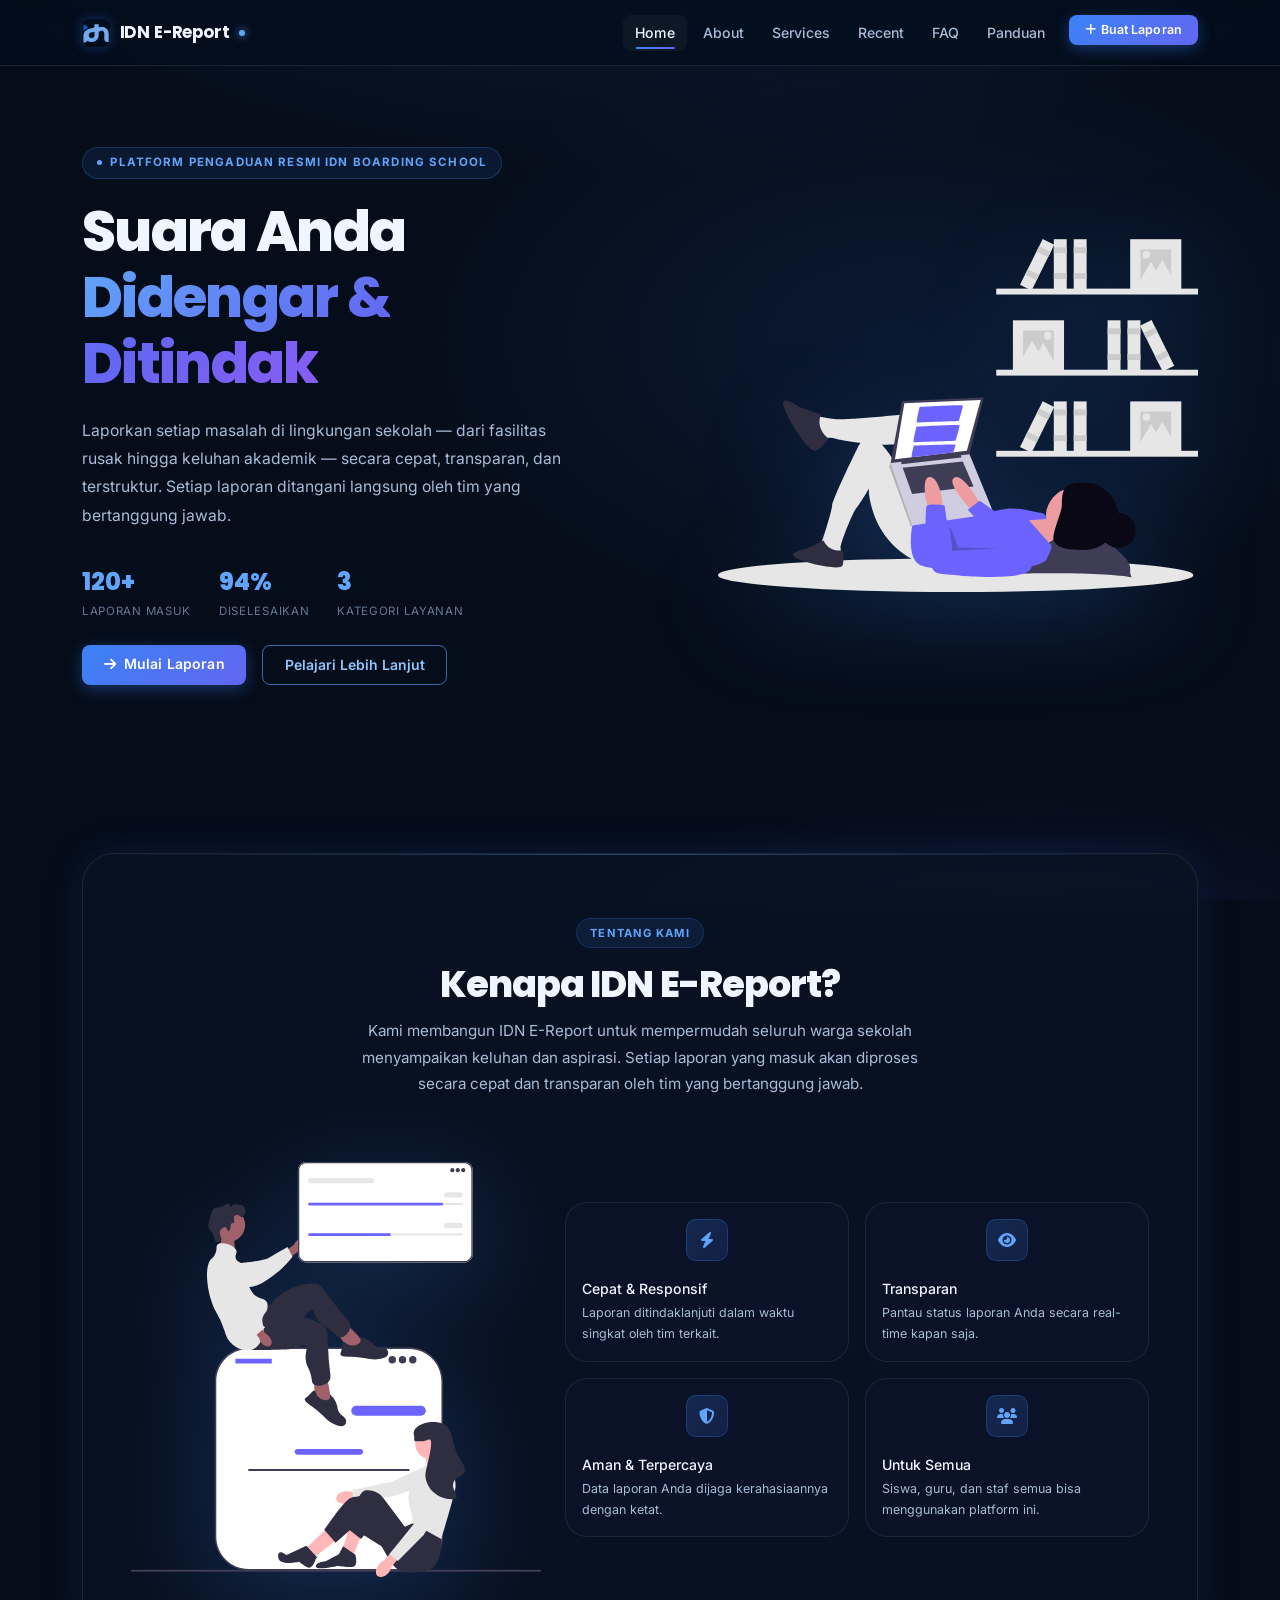
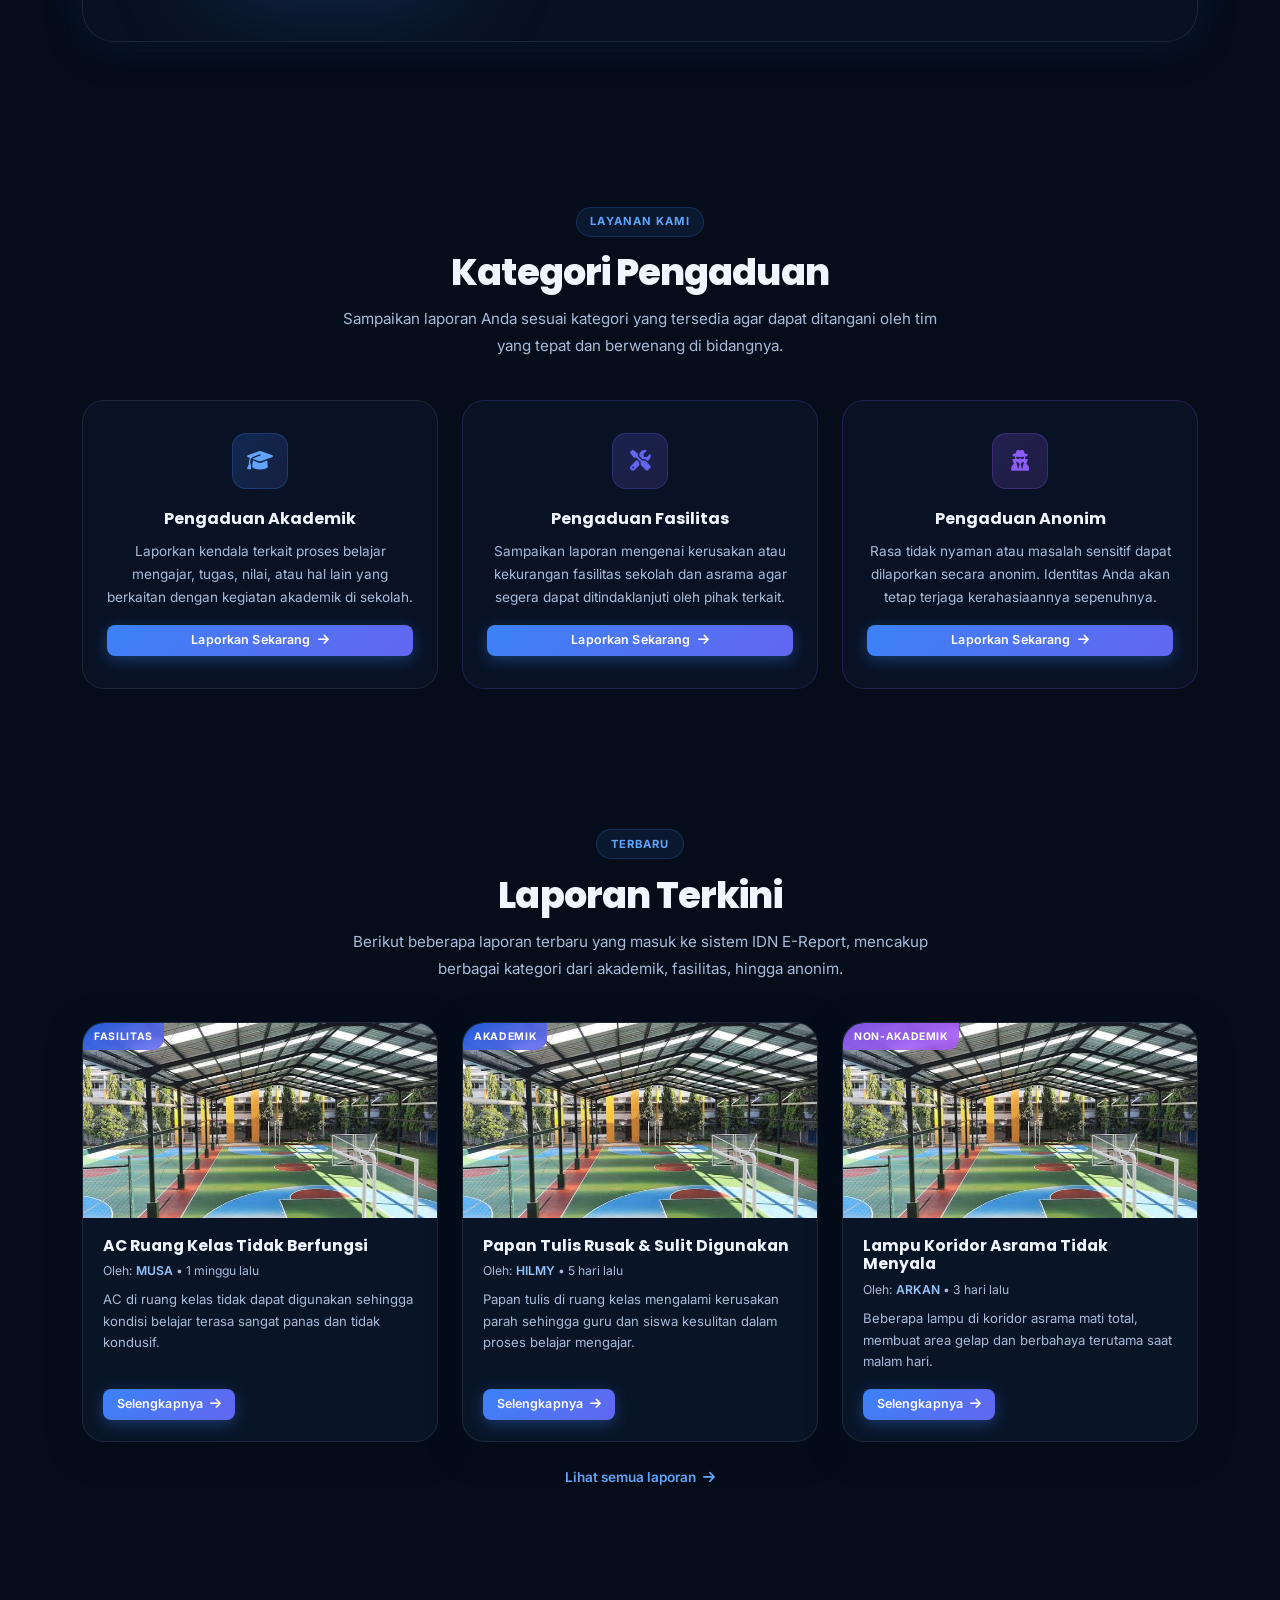
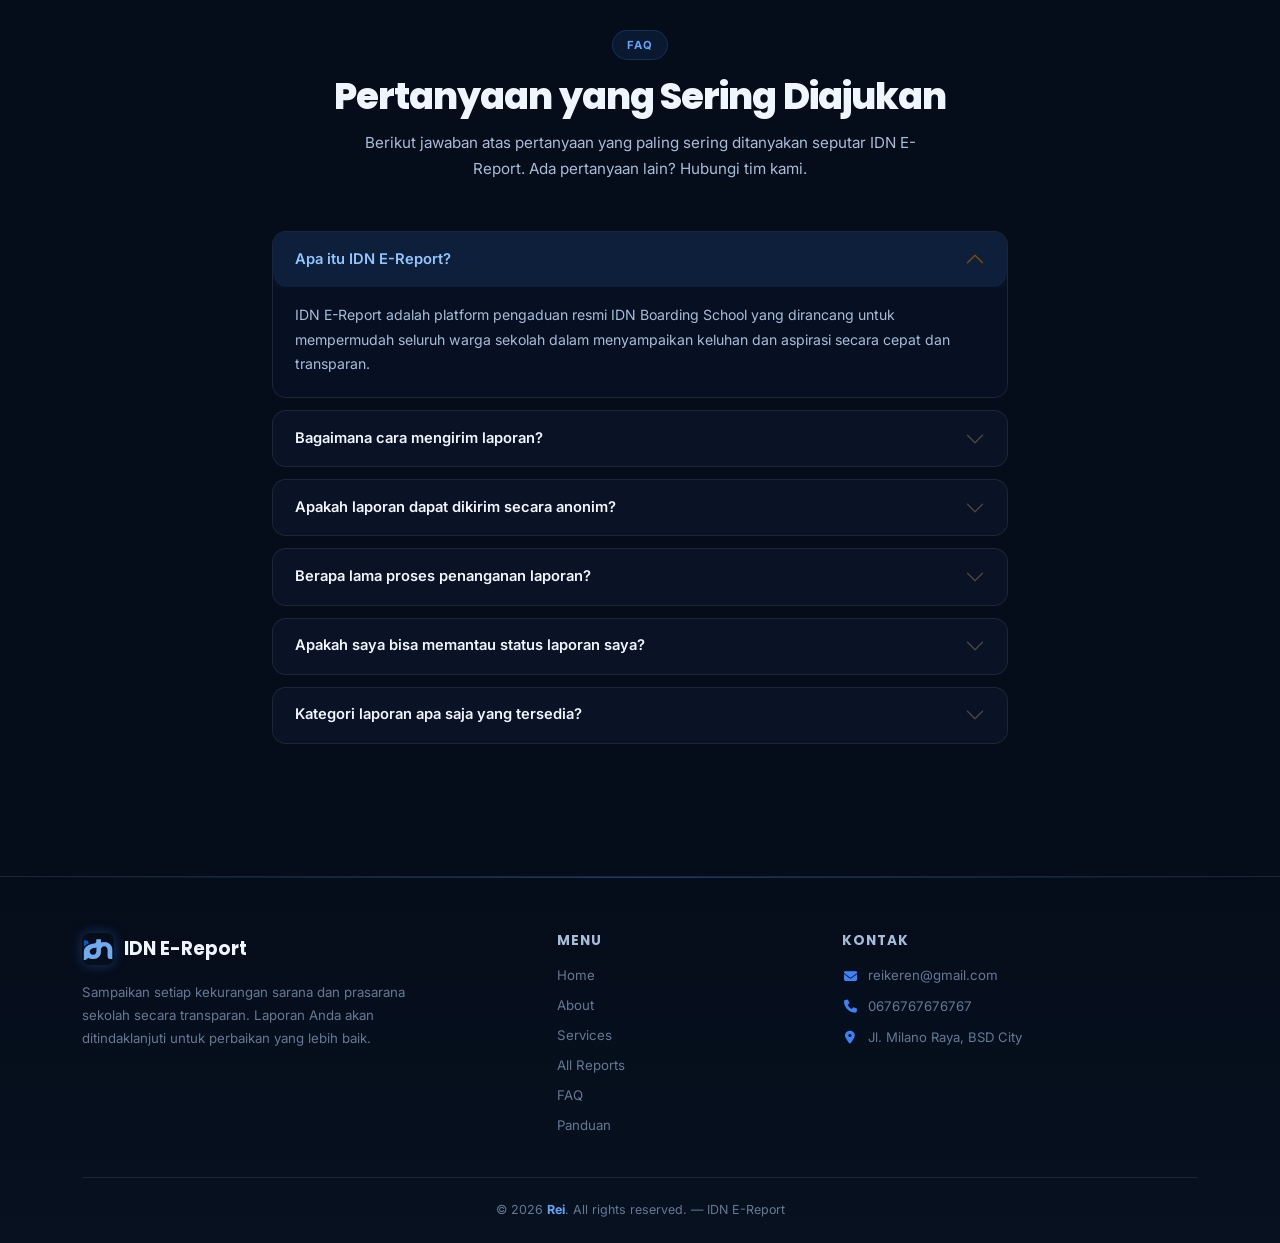
<file: index.html>
<!DOCTYPE html>
<html lang="id">

<head>
  <meta charset="UTF-8">
  <meta name="viewport" content="width=device-width, initial-scale=1.0">
  <title>Home | IDN E-Report — Platform Pengaduan Sekolah</title>
  <meta name="description" content="IDN E-Report adalah platform pengaduan sekolah yang memungkinkan seluruh warga IDN Boarding School untuk melaporkan masalah secara cepat dan transparan.">
  <link rel="shortcut icon" href="./assets/images/idnlogo.png" type="image/x-icon">

  <!-- Bootstrap CSS -->
  <link href="https://cdn.jsdelivr.net/npm/bootstrap@5.3.8/dist/css/bootstrap.min.css" rel="stylesheet"
    integrity="sha384-sRIl4kxILFvY47J16cr9ZwB07vP4J8+LH7qKQnuqkuIAvNWLzeN8tE5YBujZqJLB" crossorigin="anonymous">
  <!-- Font Awesome -->
  <link rel="stylesheet" href="https://cdnjs.cloudflare.com/ajax/libs/font-awesome/6.4.2/css/all.min.css"
    integrity="sha512-z3gLpd7yknf1YoNbCzqRKc4qyor8gaKU1qmn+CShxbuBusANI9QpRohGBreCFkKxLhei6S9CQXFEbbKuqLg0DA=="
    crossorigin="anonymous" referrerpolicy="no-referrer">
  <!-- Animate.css -->
  <link rel="stylesheet" href="https://cdnjs.cloudflare.com/ajax/libs/animate.css/4.1.1/animate.min.css">
  <!-- AOS CSS -->
  <link href="https://unpkg.com/aos@2.3.1/dist/aos.css" rel="stylesheet">
  <!-- Custom CSS -->
  <link rel="stylesheet" href="./assets/style.css">
</head>

<body>

  <!-- ── NAVBAR ─────────────────────────────────────────────── -->
  <nav class="navbar navbar-expand-lg animate__animated animate__fadeInDown" id="mainNav">
    <div class="container">
      <a class="navbar-brand" href="index.html">
        <img src="./assets/images/idnlogo.png" alt="IDN Logo" width="28">
        IDN E-Report <span class="brand-dot"></span>
      </a>
      <button class="navbar-toggler shadow-none" type="button" data-bs-toggle="collapse"
        data-bs-target="#navbarNav" aria-controls="navbarNav" aria-expanded="false"
        aria-label="Toggle navigation">
        <span class="navbar-toggler-icon"></span>
      </button>
      <div class="collapse navbar-collapse" id="navbarNav">
        <ul class="navbar-nav ms-auto gap-1 text-center pt-4 pt-lg-0">
          <li class="nav-item"><a class="nav-link active" href="index.html#hero">Home</a></li>
          <li class="nav-item"><a class="nav-link" href="index.html#about">About</a></li>
          <li class="nav-item"><a class="nav-link" href="index.html#service">Services</a></li>
          <li class="nav-item"><a class="nav-link" href="index.html#recent">Recent</a></li>
          <li class="nav-item"><a class="nav-link" href="index.html#faq">FAQ</a></li>
          <li class="nav-item"><a class="nav-link" href="panduan.html">Panduan</a></li>
          <li class="nav-item ms-lg-2">
            <a class="btn btn-primary btn-sm px-3" href="reports.html">
              <i class="fa-solid fa-plus me-1"></i>Buat Laporan
            </a>
          </li>
        </ul>
      </div>
    </div>
  </nav>

  <!-- ── HERO ──────────────────────────────────────────────── -->
  <section id="hero">
    <div class="container">
      <div class="hero row align-items-center gy-5 flex-column flex-lg-row">

        <!-- Left -->
        <div class="col-lg-6 text-center text-lg-start animate__animated animate__fadeInLeft animate__delay-1s">
          <div class="hero-eyebrow">
            <span class="dot"></span>
            Platform Pengaduan Resmi IDN Boarding School
          </div>
          <h1>
            Suara Anda<br>
            <span class="gradient-text">Didengar &amp; Ditindak</span>
          </h1>
          <p>
            Laporkan setiap masalah di lingkungan sekolah — dari fasilitas rusak hingga
            keluhan akademik — secara cepat, transparan, dan terstruktur. Setiap laporan
            ditangani langsung oleh tim yang bertanggung jawab.
          </p>

          <div class="hero-stats">
            <div class="hero-stat">
              <strong>120+</strong>
              <span>Laporan Masuk</span>
            </div>
            <div class="hero-stat">
              <strong>94%</strong>
              <span>Diselesaikan</span>
            </div>
            <div class="hero-stat">
              <strong>3</strong>
              <span>Kategori Layanan</span>
            </div>
          </div>

          <div class="d-flex flex-column flex-sm-row justify-content-center justify-content-lg-start gap-3 mt-4">
            <a href="reports.html" class="btn btn-primary" id="cta-start">
              <i class="fa-solid fa-arrow-right me-1"></i> Mulai Laporan
            </a>
            <a href="#about" class="btn btn-outline-primary" id="cta-about">Pelajari Lebih Lanjut</a>
          </div>
        </div>

        <!-- Right -->
        <div class="col-lg-6 d-flex justify-content-center justify-content-lg-end animate__animated animate__fadeInRight animate__delay-2s">
          <img src="./assets/images/logologog.svg" alt="Ilustrasi Platform E-Report" class="hero-image">
        </div>

      </div>
    </div>
  </section>

  <!-- ── ABOUT ──────────────────────────────────────────────── -->
  <section id="about">
    <div class="container">
      <div class="section-card">
        <div class="text-center" data-aos="fade-up" data-aos-duration="800">
          <span class="section-badge">Tentang Kami</span>
          <h2 class="section-title">Kenapa IDN E-Report?</h2>
          <p class="section-subtitle">
            Kami membangun IDN E-Report untuk mempermudah seluruh warga sekolah menyampaikan
            keluhan dan aspirasi. Setiap laporan yang masuk akan diproses secara cepat dan
            transparan oleh tim yang bertanggung jawab.
          </p>
        </div>

        <div class="row align-items-center gy-4 mt-2">
          <div class="col-lg-5" data-aos="fade-right" data-aos-duration="900" data-aos-delay="200">
            <img src="./assets/images/tm.svg" alt="Ilustrasi About" class="about-image mx-auto mx-lg-0">
          </div>
          <div class="col-lg-7" data-aos="fade-left" data-aos-duration="900" data-aos-delay="300">
            <div class="row g-3">
              <div class="col-6">
                <div class="service-card text-start p-3">
                  <div class="service-icon" style="width:42px;height:42px;font-size:1rem;border-radius:10px;">
                    <i class="fa-solid fa-bolt"></i>
                  </div>
                  <h6 class="fw-700 mb-1" style="font-size:0.88rem;color:var(--text-primary);">Cepat &amp; Responsif</h6>
                  <p style="font-size:0.78rem;">Laporan ditindaklanjuti dalam waktu singkat oleh tim terkait.</p>
                </div>
              </div>
              <div class="col-6">
                <div class="service-card text-start p-3">
                  <div class="service-icon" style="width:42px;height:42px;font-size:1rem;border-radius:10px;">
                    <i class="fa-solid fa-eye"></i>
                  </div>
                  <h6 class="fw-700 mb-1" style="font-size:0.88rem;color:var(--text-primary);">Transparan</h6>
                  <p style="font-size:0.78rem;">Pantau status laporan Anda secara real-time kapan saja.</p>
                </div>
              </div>
              <div class="col-6">
                <div class="service-card text-start p-3">
                  <div class="service-icon" style="width:42px;height:42px;font-size:1rem;border-radius:10px;">
                    <i class="fa-solid fa-shield-halved"></i>
                  </div>
                  <h6 class="fw-700 mb-1" style="font-size:0.88rem;color:var(--text-primary);">Aman &amp; Terpercaya</h6>
                  <p style="font-size:0.78rem;">Data laporan Anda dijaga kerahasiaannya dengan ketat.</p>
                </div>
              </div>
              <div class="col-6">
                <div class="service-card text-start p-3">
                  <div class="service-icon" style="width:42px;height:42px;font-size:1rem;border-radius:10px;">
                    <i class="fa-solid fa-users"></i>
                  </div>
                  <h6 class="fw-700 mb-1" style="font-size:0.88rem;color:var(--text-primary);">Untuk Semua</h6>
                  <p style="font-size:0.78rem;">Siswa, guru, dan staf semua bisa menggunakan platform ini.</p>
                </div>
              </div>
            </div>
          </div>
        </div>
      </div>
    </div>
  </section>

  <!-- ── SERVICES ───────────────────────────────────────────── -->
  <section id="service">
    <div class="container">
      <div class="text-center mb-4" data-aos="fade-up" data-aos-duration="800">
        <span class="section-badge">Layanan Kami</span>
        <h2 class="section-title">Kategori Pengaduan</h2>
        <p class="section-subtitle">
          Sampaikan laporan Anda sesuai kategori yang tersedia agar dapat ditangani
          oleh tim yang tepat dan berwenang di bidangnya.
        </p>
      </div>

      <div class="row g-4">
        <!-- Academic -->
        <div class="col-md-4" data-aos="fade-up" data-aos-duration="800" data-aos-delay="100">
          <div class="service-card">
            <div class="service-icon">
              <i class="fa-solid fa-graduation-cap"></i>
            </div>
            <h5>Pengaduan Akademik</h5>
            <p>Laporkan kendala terkait proses belajar mengajar, tugas, nilai, atau hal lain yang berkaitan dengan kegiatan akademik di sekolah.</p>
            <a href="reports.html" class="btn btn-primary btn-sm mt-3 w-100" id="svc-academic">
              Laporkan Sekarang <i class="fa-solid fa-arrow-right ms-1"></i>
            </a>
          </div>
        </div>

        <!-- Facility -->
        <div class="col-md-4" data-aos="fade-up" data-aos-duration="800" data-aos-delay="200">
          <div class="service-card" style="border-color: rgba(99,102,241,0.2);">
            <div class="service-icon" style="background:linear-gradient(135deg,rgba(99,102,241,0.2),rgba(139,92,246,0.15));border-color:rgba(99,102,241,0.25);color:var(--accent-indigo);">
              <i class="fa-solid fa-screwdriver-wrench"></i>
            </div>
            <h5>Pengaduan Fasilitas</h5>
            <p>Sampaikan laporan mengenai kerusakan atau kekurangan fasilitas sekolah dan asrama agar segera dapat ditindaklanjuti oleh pihak terkait.</p>
            <a href="reports.html" class="btn btn-primary btn-sm mt-3 w-100" id="svc-facility">
              Laporkan Sekarang <i class="fa-solid fa-arrow-right ms-1"></i>
            </a>
          </div>
        </div>

        <!-- Anonymous -->
        <div class="col-md-4" data-aos="fade-up" data-aos-duration="800" data-aos-delay="300">
          <div class="service-card" style="border-color: rgba(139,92,246,0.2);">
            <div class="service-icon" style="background:linear-gradient(135deg,rgba(139,92,246,0.2),rgba(168,85,247,0.15));border-color:rgba(139,92,246,0.25);color:var(--accent-purple);">
              <i class="fa-solid fa-user-secret"></i>
            </div>
            <h5>Pengaduan Anonim</h5>
            <p>Rasa tidak nyaman atau masalah sensitif dapat dilaporkan secara anonim. Identitas Anda akan tetap terjaga kerahasiaannya sepenuhnya.</p>
            <a href="reports.html" class="btn btn-primary btn-sm mt-3 w-100" id="svc-anon">
              Laporkan Sekarang <i class="fa-solid fa-arrow-right ms-1"></i>
            </a>
          </div>
        </div>
      </div>
    </div>
  </section>

  <!-- ── RECENT REPORTS ─────────────────────────────────────── -->
  <section id="recent">
    <div class="container">
      <div class="text-center mb-4" data-aos="fade-up" data-aos-duration="800">
        <span class="section-badge">Terbaru</span>
        <h2 class="section-title">Laporan Terkini</h2>
        <p class="section-subtitle">
          Berikut beberapa laporan terbaru yang masuk ke sistem IDN E-Report, mencakup
          berbagai kategori dari akademik, fasilitas, hingga anonim.
        </p>
      </div>

      <div class="row g-4">
        <!-- Card 1 -->
        <div class="col-lg-4 col-md-6" data-aos="fade-up" data-aos-duration="800" data-aos-delay="100">
          <div class="card h-100">
            <div class="position-relative overflow-hidden">
              <div class="kategori position-absolute top-0 start-0 m-0 z-1">Fasilitas</div>
              <img src="./assets/images/ac.jpg" class="card-img-top" alt="Kerusakan AC ruang kelas">
            </div>
            <div class="card-body d-flex flex-column">
              <h5 class="card-title">AC Ruang Kelas Tidak Berfungsi</h5>
              <small class="mb-2">Oleh: <a href="detail-report.html">MUSA</a> &bull; 1 minggu lalu</small>
              <p class="card-text">AC di ruang kelas tidak dapat digunakan sehingga kondisi belajar terasa sangat panas dan tidak kondusif.</p>
              <a href="detail-report.html" class="btn btn-primary btn-sm mt-auto align-self-start" id="recent-1">
                Selengkapnya <i class="fa-solid fa-arrow-right ms-1"></i>
              </a>
            </div>
          </div>
        </div>

        <!-- Card 2 -->
        <div class="col-lg-4 col-md-6" data-aos="fade-up" data-aos-duration="800" data-aos-delay="200">
          <div class="card h-100">
            <div class="position-relative overflow-hidden">
              <div class="kategori position-absolute top-0 start-0 m-0 z-1">Akademik</div>
              <img src="./assets/images/ac.jpg" class="card-img-top" alt="Papan tulis rusak">
            </div>
            <div class="card-body d-flex flex-column">
              <h5 class="card-title">Papan Tulis Rusak &amp; Sulit Digunakan</h5>
              <small class="mb-2">Oleh: <a href="detail-report.html">HILMY</a> &bull; 5 hari lalu</small>
              <p class="card-text">Papan tulis di ruang kelas mengalami kerusakan parah sehingga guru dan siswa kesulitan dalam proses belajar mengajar.</p>
              <a href="detail-report.html" class="btn btn-primary btn-sm mt-auto align-self-start" id="recent-2">
                Selengkapnya <i class="fa-solid fa-arrow-right ms-1"></i>
              </a>
            </div>
          </div>
        </div>

        <!-- Card 3 -->
        <div class="col-lg-4 col-md-6" data-aos="fade-up" data-aos-duration="800" data-aos-delay="300">
          <div class="card h-100">
            <div class="position-relative overflow-hidden">
              <div class="kategori position-absolute top-0 start-0 m-0 z-1" style="background:linear-gradient(135deg,rgba(139,92,246,0.9),rgba(168,85,247,0.85));">Non-Akademik</div>
              <img src="./assets/images/ac.jpg" class="card-img-top" alt="Lampu koridor mati">
            </div>
            <div class="card-body d-flex flex-column">
              <h5 class="card-title">Lampu Koridor Asrama Tidak Menyala</h5>
              <small class="mb-2">Oleh: <a href="detail-report.html">ARKAN</a> &bull; 3 hari lalu</small>
              <p class="card-text">Beberapa lampu di koridor asrama mati total, membuat area gelap dan berbahaya terutama saat malam hari.</p>
              <a href="detail-report.html" class="btn btn-primary btn-sm mt-auto align-self-start" id="recent-3">
                Selengkapnya <i class="fa-solid fa-arrow-right ms-1"></i>
              </a>
            </div>
          </div>
        </div>
      </div>

      <div class="text-center" data-aos="fade-up" data-aos-duration="800" data-aos-delay="400">
        <a href="reports.html" class="more-link" id="see-all-reports">
          Lihat semua laporan <i class="fa-solid fa-arrow-right"></i>
        </a>
      </div>
    </div>
  </section>

  <!-- ── FAQ ────────────────────────────────────────────────── -->
  <section id="faq">
    <div class="container">
      <div class="text-center mb-5" data-aos="fade-up" data-aos-duration="800">
        <span class="section-badge">FAQ</span>
        <h2 class="section-title">Pertanyaan yang Sering Diajukan</h2>
        <p class="section-subtitle">
          Berikut jawaban atas pertanyaan yang paling sering ditanyakan seputar IDN E-Report.
          Ada pertanyaan lain? Hubungi tim kami.
        </p>
      </div>

      <div class="row justify-content-center">
        <div class="col-lg-8">
          <div class="accordion" id="faqAccordion">

            <div class="accordion-item" data-aos="fade-up" data-aos-duration="700" data-aos-delay="100">
              <h2 class="accordion-header">
                <button class="accordion-button" type="button" data-bs-toggle="collapse"
                  data-bs-target="#faq1" aria-expanded="true">
                  Apa itu IDN E-Report?
                </button>
              </h2>
              <div id="faq1" class="accordion-collapse collapse show" data-bs-parent="#faqAccordion">
                <div class="accordion-body">
                  IDN E-Report adalah platform pengaduan resmi IDN Boarding School yang dirancang untuk mempermudah
                  seluruh warga sekolah dalam menyampaikan keluhan dan aspirasi secara cepat dan transparan.
                </div>
              </div>
            </div>

            <div class="accordion-item" data-aos="fade-up" data-aos-duration="700" data-aos-delay="150">
              <h2 class="accordion-header">
                <button class="accordion-button collapsed" type="button" data-bs-toggle="collapse"
                  data-bs-target="#faq2">
                  Bagaimana cara mengirim laporan?
                </button>
              </h2>
              <div id="faq2" class="accordion-collapse collapse" data-bs-parent="#faqAccordion">
                <div class="accordion-body">
                  Klik tombol "Buat Laporan" atau kunjungi halaman <a href="reports.html" style="color:var(--blue-light);">All Reports</a>,
                  lalu klik "+ Tambah Laporan". Isi formulir dengan judul, kategori, deskripsi, dan unggah foto jika ada.
                </div>
              </div>
            </div>

            <div class="accordion-item" data-aos="fade-up" data-aos-duration="700" data-aos-delay="200">
              <h2 class="accordion-header">
                <button class="accordion-button collapsed" type="button" data-bs-toggle="collapse"
                  data-bs-target="#faq3">
                  Apakah laporan dapat dikirim secara anonim?
                </button>
              </h2>
              <div id="faq3" class="accordion-collapse collapse" data-bs-parent="#faqAccordion">
                <div class="accordion-body">
                  Ya, IDN E-Report menyediakan kategori "Pengaduan Anonim" khusus untuk melaporkan masalah
                  sensitif tanpa mengungkapkan identitas pelapor.
                </div>
              </div>
            </div>

            <div class="accordion-item" data-aos="fade-up" data-aos-duration="700" data-aos-delay="250">
              <h2 class="accordion-header">
                <button class="accordion-button collapsed" type="button" data-bs-toggle="collapse"
                  data-bs-target="#faq4">
                  Berapa lama proses penanganan laporan?
                </button>
              </h2>
              <div id="faq4" class="accordion-collapse collapse" data-bs-parent="#faqAccordion">
                <div class="accordion-body">
                  Laporan akan ditindaklanjuti sesegera mungkin tergantung jenis dan tingkat urgensinya.
                  Umumnya respons awal diberikan dalam 1×24 jam kerja.
                </div>
              </div>
            </div>

            <div class="accordion-item" data-aos="fade-up" data-aos-duration="700" data-aos-delay="300">
              <h2 class="accordion-header">
                <button class="accordion-button collapsed" type="button" data-bs-toggle="collapse"
                  data-bs-target="#faq5">
                  Apakah saya bisa memantau status laporan saya?
                </button>
              </h2>
              <div id="faq5" class="accordion-collapse collapse" data-bs-parent="#faqAccordion">
                <div class="accordion-body">
                  Ya, sistem menampilkan status laporan mulai dari "Diterima", "Sedang Diproses",
                  hingga "Selesai". Anda dapat memantaunya di halaman detail laporan.
                </div>
              </div>
            </div>

            <div class="accordion-item" data-aos="fade-up" data-aos-duration="700" data-aos-delay="350">
              <h2 class="accordion-header">
                <button class="accordion-button collapsed" type="button" data-bs-toggle="collapse"
                  data-bs-target="#faq6">
                  Kategori laporan apa saja yang tersedia?
                </button>
              </h2>
              <div id="faq6" class="accordion-collapse collapse" data-bs-parent="#faqAccordion">
                <div class="accordion-body">
                  Tersedia tiga kategori utama: <strong>Akademik</strong> (masalah belajar mengajar),
                  <strong>Fasilitas</strong> (kerusakan sarana prasarana), dan <strong>Non-Akademik / Anonim</strong>
                  (masalah sensitif lainnya).
                </div>
              </div>
            </div>

          </div>
        </div>
      </div>
    </div>
  </section>

  <!-- ── FOOTER ─────────────────────────────────────────────── -->
  <footer class="site-footer">
    <div class="container">
      <div class="row justify-content-between gy-4">

        <div class="col-md-4">
          <div class="footer-brand">
            <img src="./assets/images/idnlogo.png" alt="Logo" width="32">
            <h3>IDN E-Report</h3>
          </div>
          <p>Sampaikan setiap kekurangan sarana dan prasarana sekolah secara transparan.
            Laporan Anda akan ditindaklanjuti untuk perbaikan yang lebih baik.</p>
        </div>

        <div class="col-md-2">
          <h4>Menu</h4>
          <div class="footer-links">
            <a href="index.html#hero">Home</a>
            <a href="index.html#about">About</a>
            <a href="index.html#service">Services</a>
            <a href="reports.html">All Reports</a>
            <a href="index.html#faq">FAQ</a>
            <a href="panduan.html">Panduan</a>
          </div>
        </div>

        <div class="col-md-4">
          <h4>Kontak</h4>
          <div class="footer-contact-item">
            <i class="fa-solid fa-envelope"></i>
            <a href="mailto:reikeren@gmail.com">reikeren@gmail.com</a>
          </div>
          <div class="footer-contact-item">
            <i class="fa-solid fa-phone"></i>
            <a href="tel:0676767676767">0676767676767</a>
          </div>
          <div class="footer-contact-item">
            <i class="fa-solid fa-location-dot"></i>
            <span>Jl. Milano Raya, BSD City</span>
          </div>
        </div>

      </div>

      <div class="copyright">
        <p>&copy; 2026 <span>Rei</span>. All rights reserved. &mdash; IDN E-Report</p>
      </div>
    </div>
  </footer>

  <!-- Bootstrap JS -->
  <script src="https://cdn.jsdelivr.net/npm/bootstrap@5.3.8/dist/js/bootstrap.bundle.min.js"
    crossorigin="anonymous"></script>
  <!-- AOS JS -->
  <script src="https://unpkg.com/aos@2.3.1/dist/aos.js"></script>
  <script>
    // Init AOS
    AOS.init({ once: true, offset: 60 });

    // Navbar scroll effect
    const nav = document.getElementById('mainNav');
    window.addEventListener('scroll', () => {
      nav.classList.toggle('scrolled', window.scrollY > 40);
    });

    // Active nav-link highlighting
    const sections = document.querySelectorAll('section[id]');
    const navLinks = document.querySelectorAll('.navbar-nav .nav-link');

    const observer = new IntersectionObserver((entries) => {
      entries.forEach(entry => {
        if (entry.isIntersecting) {
          navLinks.forEach(link => {
            link.classList.remove('active');
            if (link.getAttribute('href') === `index.html#${entry.target.id}` ||
                link.getAttribute('href') === `#${entry.target.id}`) {
              link.classList.add('active');
            }
          });
        }
      });
    }, { rootMargin: '-40% 0px -55% 0px' });

    sections.forEach(sec => observer.observe(sec));
  </script>

</body>
</html>
</file>
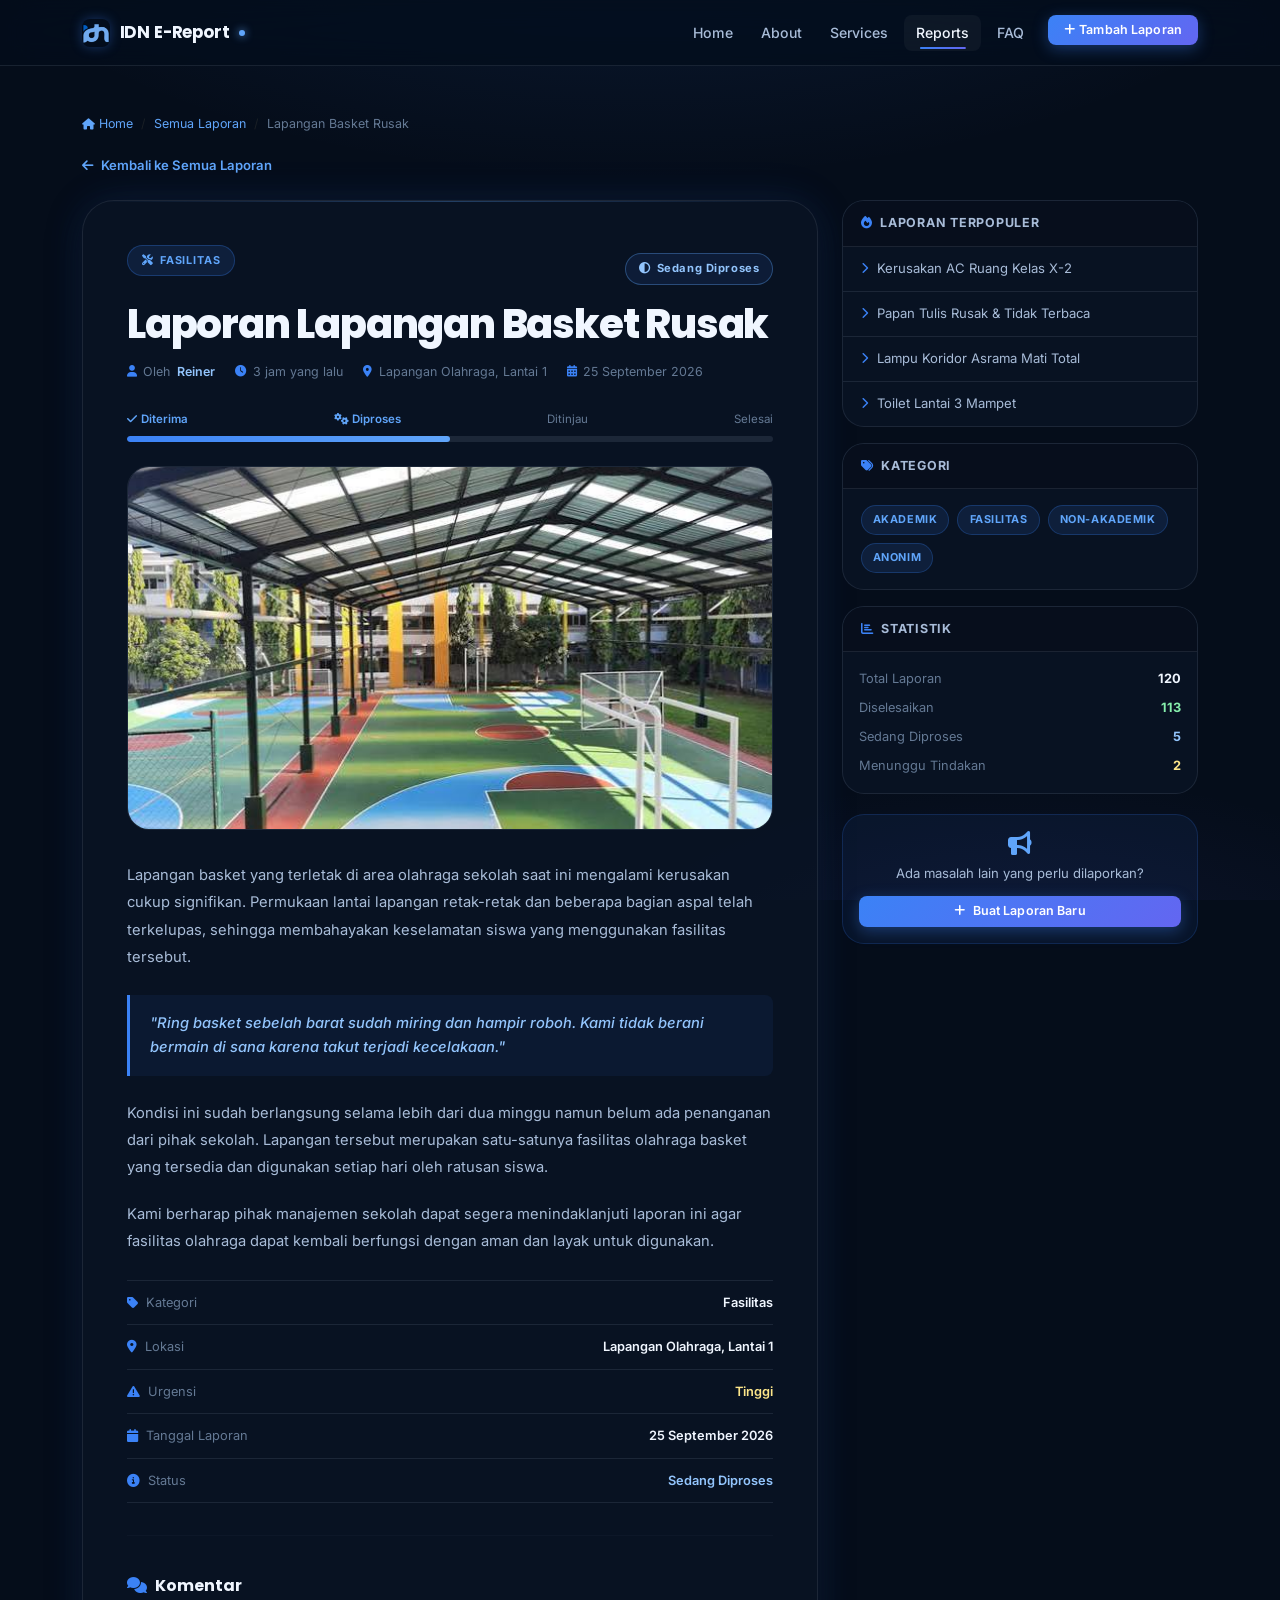
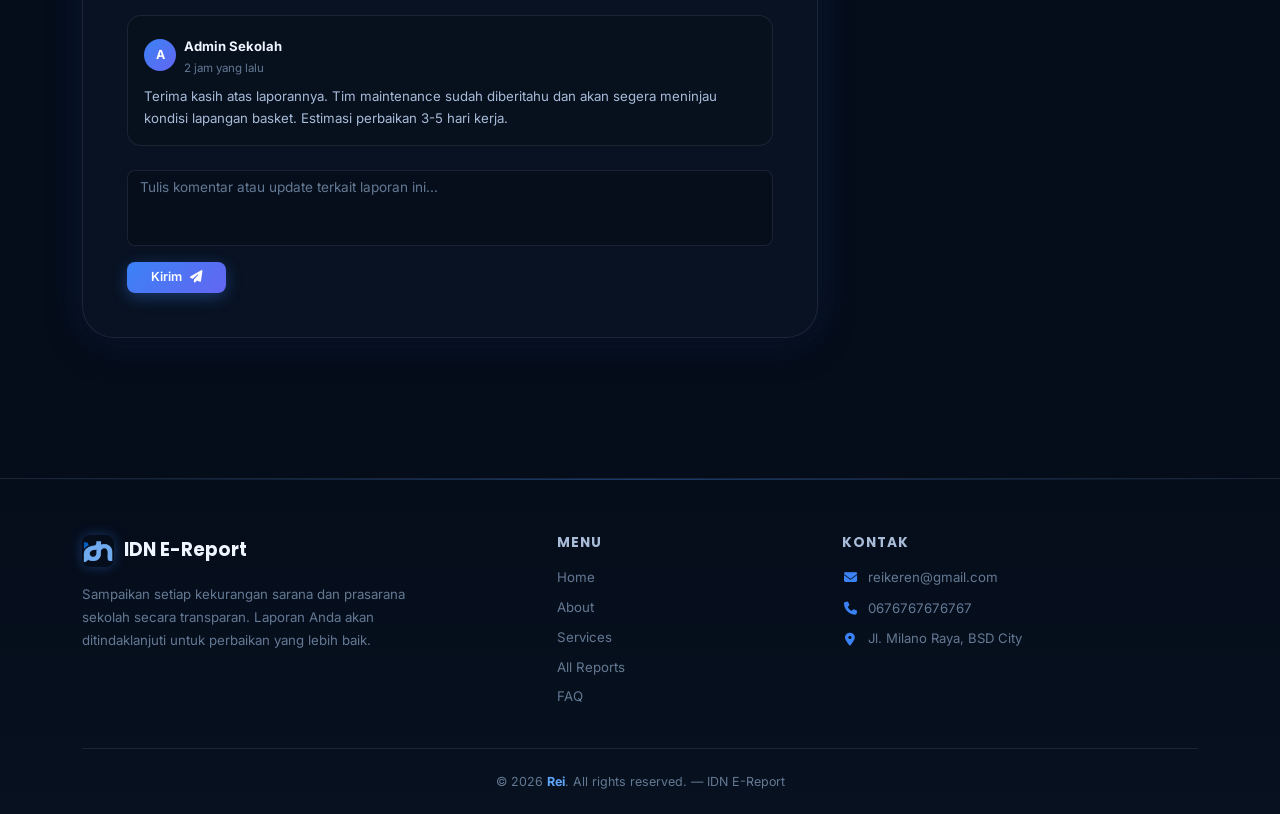
<file: detail-report.html>
<!DOCTYPE html>
<html lang="id">

<head>
  <meta charset="UTF-8">
  <meta name="viewport" content="width=device-width, initial-scale=1.0">
  <title>Laporan Lapangan Basket Rusak | IDN E-Report</title>
  <meta name="description" content="Detail laporan kerusakan lapangan basket di IDN Boarding School. Lihat status, deskripsi, dan perkembangan penanganan laporan.">
  <link rel="shortcut icon" href="./assets/images/idnlogo.png" type="image/x-icon">

  <!-- Bootstrap CSS -->
  <link href="https://cdn.jsdelivr.net/npm/bootstrap@5.3.8/dist/css/bootstrap.min.css" rel="stylesheet">
  <!-- Font Awesome -->
  <link rel="stylesheet" href="https://cdnjs.cloudflare.com/ajax/libs/font-awesome/6.4.2/css/all.min.css">
  <!-- Animate.css -->
  <link rel="stylesheet" href="https://cdnjs.cloudflare.com/ajax/libs/animate.css/4.1.1/animate.min.css">
  <!-- AOS CSS -->
  <link href="https://unpkg.com/aos@2.3.1/dist/aos.css" rel="stylesheet">
  <!-- Custom CSS -->
  <link rel="stylesheet" href="./assets/style.css">
</head>

<body>

  <!-- ── NAVBAR ─────────────────────────────────────────────── -->
  <nav class="navbar navbar-expand-lg animate__animated animate__fadeInDown" id="mainNav">
    <div class="container">
      <a class="navbar-brand" href="index.html">
        <img src="./assets/images/idnlogo.png" alt="IDN Logo" width="28">
        IDN E-Report <span class="brand-dot"></span>
      </a>
      <button class="navbar-toggler shadow-none" type="button" data-bs-toggle="collapse"
        data-bs-target="#navbarNav" aria-controls="navbarNav" aria-expanded="false"
        aria-label="Toggle navigation">
        <span class="navbar-toggler-icon"></span>
      </button>
      <div class="collapse navbar-collapse" id="navbarNav">
        <ul class="navbar-nav ms-auto gap-1 text-center pt-4 pt-lg-0">
          <li class="nav-item"><a class="nav-link" href="index.html#hero">Home</a></li>
          <li class="nav-item"><a class="nav-link" href="index.html#about">About</a></li>
          <li class="nav-item"><a class="nav-link" href="index.html#service">Services</a></li>
          <li class="nav-item"><a class="nav-link active" href="reports.html">Reports</a></li>
          <li class="nav-item"><a class="nav-link" href="index.html#faq">FAQ</a></li>
          <li class="nav-item ms-lg-2">
            <a class="btn btn-primary btn-sm px-3" href="reports.html#add-report-btn">
              <i class="fa-solid fa-plus me-1"></i>Tambah Laporan
            </a>
          </li>
        </ul>
      </div>
    </div>
  </nav>

  <!-- ── DETAIL PAGE ────────────────────────────────────────── -->
  <div class="detail-page">
    <div class="container">

      <!-- Breadcrumb -->
      <nav aria-label="breadcrumb" class="mb-2">
        <ol class="breadcrumb" style="font-size:0.78rem;">
          <li class="breadcrumb-item">
            <a href="index.html" style="color:var(--blue-light);text-decoration:none;">
              <i class="fa-solid fa-house me-1" style="font-size:0.7rem;"></i>Home
            </a>
          </li>
          <li class="breadcrumb-item">
            <a href="reports.html" style="color:var(--blue-light);text-decoration:none;">Semua Laporan</a>
          </li>
          <li class="breadcrumb-item active" style="color:var(--text-muted);">Lapangan Basket Rusak</li>
        </ol>
      </nav>

      <!-- Back Link -->
      <a href="reports.html" class="back-link mb-4" id="back-to-reports">
        <i class="fa-solid fa-arrow-left"></i> Kembali ke Semua Laporan
      </a>

      <div class="row g-4" data-aos="fade-up" data-aos-duration="800">

        <!-- ── Main Content ───────────────────────────────── -->
        <div class="col-lg-8">
          <div class="detail-card">

            <!-- Category + Status -->
            <div class="d-flex align-items-center justify-content-between flex-wrap gap-2 mb-2">
              <span class="detail-category-badge">
                <i class="fa-solid fa-screwdriver-wrench"></i> Fasilitas
              </span>
              <span class="detail-status processing">
                <i class="fa-solid fa-circle-half-stroke"></i> Sedang Diproses
              </span>
            </div>

            <!-- Title -->
            <h1 class="detail-title">Laporan Lapangan Basket Rusak</h1>

            <!-- Meta -->
            <div class="detail-meta">
              <div class="detail-meta-item">
                <i class="fa-solid fa-user"></i>
                Oleh <a href="#">Reiner</a>
              </div>
              <div class="detail-meta-item">
                <i class="fa-solid fa-clock"></i>
                3 jam yang lalu
              </div>
              <div class="detail-meta-item">
                <i class="fa-solid fa-location-dot"></i>
                Lapangan Olahraga, Lantai 1
              </div>
              <div class="detail-meta-item">
                <i class="fa-solid fa-calendar-days"></i>
                25 September 2026
              </div>
            </div>

            <!-- Progress Tracker -->
            <div class="progress-section mb-4" data-aos="fade-up" data-aos-delay="150">
              <div class="progress-label-row">
                <span class="active"><i class="fa-solid fa-check me-1"></i>Diterima</span>
                <span class="active"><i class="fa-solid fa-gears me-1"></i>Diproses</span>
                <span>Ditinjau</span>
                <span>Selesai</span>
              </div>
              <div class="progress">
                <div class="progress-bar" role="progressbar" style="width: 50%;"
                  aria-valuenow="50" aria-valuemin="0" aria-valuemax="100"></div>
              </div>
            </div>

            <!-- Featured Image -->
            <div class="detail-image-wrap" data-aos="fade-up" data-aos-delay="200">
              <img src="assets/images/ac.jpg" alt="Foto lapangan basket rusak di IDN Boarding School">
            </div>

            <!-- Report Body -->
            <div class="detail-body" data-aos="fade-up" data-aos-delay="250">
              <p>
                Lapangan basket yang terletak di area olahraga sekolah saat ini mengalami kerusakan cukup signifikan.
                Permukaan lantai lapangan retak-retak dan beberapa bagian aspal telah terkelupas, sehingga
                membahayakan keselamatan siswa yang menggunakan fasilitas tersebut.
              </p>

              <div class="detail-blockquote">
                "Ring basket sebelah barat sudah miring dan hampir roboh. Kami tidak berani bermain di sana
                karena takut terjadi kecelakaan."
              </div>

              <p>
                Kondisi ini sudah berlangsung selama lebih dari dua minggu namun belum ada penanganan dari
                pihak sekolah. Lapangan tersebut merupakan satu-satunya fasilitas olahraga basket yang
                tersedia dan digunakan setiap hari oleh ratusan siswa.
              </p>

              <p>
                Kami berharap pihak manajemen sekolah dapat segera menindaklanjuti laporan ini agar
                fasilitas olahraga dapat kembali berfungsi dengan aman dan layak untuk digunakan.
              </p>
            </div>

            <!-- Info Table -->
            <div class="info-table" data-aos="fade-up" data-aos-delay="300">
              <div class="info-table-row">
                <span class="label"><i class="fa-solid fa-tag me-2" style="color:var(--blue-primary);"></i>Kategori</span>
                <span class="value">Fasilitas</span>
              </div>
              <div class="info-table-row">
                <span class="label"><i class="fa-solid fa-location-dot me-2" style="color:var(--blue-primary);"></i>Lokasi</span>
                <span class="value">Lapangan Olahraga, Lantai 1</span>
              </div>
              <div class="info-table-row">
                <span class="label"><i class="fa-solid fa-triangle-exclamation me-2" style="color:var(--blue-primary);"></i>Urgensi</span>
                <span class="value" style="color:#fde68a;">Tinggi</span>
              </div>
              <div class="info-table-row">
                <span class="label"><i class="fa-solid fa-calendar me-2" style="color:var(--blue-primary);"></i>Tanggal Laporan</span>
                <span class="value">25 September 2026</span>
              </div>
              <div class="info-table-row">
                <span class="label"><i class="fa-solid fa-circle-info me-2" style="color:var(--blue-primary);"></i>Status</span>
                <span class="value" style="color:var(--blue-soft);">Sedang Diproses</span>
              </div>
            </div>

            <hr class="detail-divider">

            <!-- Comments Section -->
            <div class="comments-section" data-aos="fade-up" data-aos-delay="350">
              <h5><i class="fa-solid fa-comments me-2" style="color:var(--blue-primary);"></i>Komentar</h5>

              <!-- Existing comment sample -->
              <div class="mb-4 p-3" style="background:rgba(7,15,28,0.6);border:1px solid var(--border-subtle);border-radius:var(--radius-md);">
                <div class="d-flex align-items-center gap-2 mb-2">
                  <div style="width:32px;height:32px;border-radius:50%;background:linear-gradient(135deg,var(--blue-primary),var(--accent-indigo));display:flex;align-items:center;justify-content:center;font-size:0.78rem;font-weight:700;color:#fff;flex-shrink:0;">A</div>
                  <div>
                    <strong style="font-size:0.82rem;color:var(--text-primary);">Admin Sekolah</strong>
                    <span style="font-size:0.72rem;color:var(--text-muted);display:block;">2 jam yang lalu</span>
                  </div>
                </div>
                <p style="font-size:0.83rem;color:var(--text-secondary);margin:0;">
                  Terima kasih atas laporannya. Tim maintenance sudah diberitahu dan akan segera meninjau kondisi lapangan basket. Estimasi perbaikan 3-5 hari kerja.
                </p>
              </div>

              <!-- Comment form -->
              <form class="comment-form" id="commentForm">
                <div class="mb-3">
                  <textarea class="form-control" id="comment-input" rows="3"
                    placeholder="Tulis komentar atau update terkait laporan ini..."></textarea>
                </div>
                <button class="btn btn-primary btn-sm px-4" type="submit" id="submit-comment">
                  Kirim <i class="fa-solid fa-paper-plane ms-1"></i>
                </button>
              </form>
            </div>

          </div>
        </div>

        <!-- ── Sidebar ─────────────────────────────────────── -->
        <div class="col-lg-4" data-aos="fade-left" data-aos-duration="800" data-aos-delay="200">

          <!-- Featured Reports -->
          <div class="sidebar-card mb-3">
            <div class="sidebar-card-header">
              <i class="fa-solid fa-fire me-1" style="color:var(--blue-primary);"></i> Laporan Terpopuler
            </div>
            <a href="detail-report.html" class="sidebar-list-item" id="sidebar-1">
              <i class="fa-solid fa-chevron-right"></i>
              <span>Kerusakan AC Ruang Kelas X-2</span>
            </a>
            <a href="detail-report.html" class="sidebar-list-item" id="sidebar-2">
              <i class="fa-solid fa-chevron-right"></i>
              <span>Papan Tulis Rusak &amp; Tidak Terbaca</span>
            </a>
            <a href="detail-report.html" class="sidebar-list-item" id="sidebar-3">
              <i class="fa-solid fa-chevron-right"></i>
              <span>Lampu Koridor Asrama Mati Total</span>
            </a>
            <a href="detail-report.html" class="sidebar-list-item" id="sidebar-4">
              <i class="fa-solid fa-chevron-right"></i>
              <span>Toilet Lantai 3 Mampet</span>
            </a>
          </div>

          <!-- Categories -->
          <div class="sidebar-card mb-3">
            <div class="sidebar-card-header">
              <i class="fa-solid fa-tags me-1" style="color:var(--blue-primary);"></i> Kategori
            </div>
            <div class="sidebar-badges">
              <a href="reports.html" class="sidebar-badge" id="cat-akademik">Akademik</a>
              <a href="reports.html" class="sidebar-badge" id="cat-fasilitas">Fasilitas</a>
              <a href="reports.html" class="sidebar-badge" id="cat-nonak">Non-Akademik</a>
              <a href="reports.html" class="sidebar-badge" id="cat-anon">Anonim</a>
            </div>
          </div>

          <!-- Quick Stats -->
          <div class="sidebar-card">
            <div class="sidebar-card-header">
              <i class="fa-solid fa-chart-bar me-1" style="color:var(--blue-primary);"></i> Statistik
            </div>
            <div class="p-3">
              <div class="d-flex justify-content-between align-items-center mb-2" style="font-size:0.8rem;">
                <span style="color:var(--text-muted);">Total Laporan</span>
                <strong style="color:var(--text-primary);">120</strong>
              </div>
              <div class="d-flex justify-content-between align-items-center mb-2" style="font-size:0.8rem;">
                <span style="color:var(--text-muted);">Diselesaikan</span>
                <strong style="color:#86efac;">113</strong>
              </div>
              <div class="d-flex justify-content-between align-items-center mb-2" style="font-size:0.8rem;">
                <span style="color:var(--text-muted);">Sedang Diproses</span>
                <strong style="color:var(--blue-soft);">5</strong>
              </div>
              <div class="d-flex justify-content-between align-items-center" style="font-size:0.8rem;">
                <span style="color:var(--text-muted);">Menunggu Tindakan</span>
                <strong style="color:#fde68a;">2</strong>
              </div>
            </div>
          </div>

          <!-- CTA -->
          <div class="mt-3 p-3 text-center" style="background:rgba(59,130,246,0.07);border:1px solid rgba(59,130,246,0.18);border-radius:var(--radius-lg);">
            <i class="fa-solid fa-bullhorn mb-2" style="font-size:1.5rem;color:var(--blue-light);"></i>
            <p style="font-size:0.82rem;color:var(--text-secondary);margin-bottom:0.75rem;">
              Ada masalah lain yang perlu dilaporkan?
            </p>
            <a href="reports.html" class="btn btn-primary btn-sm w-100" id="sidebar-add-report">
              <i class="fa-solid fa-plus me-1"></i> Buat Laporan Baru
            </a>
          </div>

        </div>
      </div>
    </div>
  </div>

  <!-- ── FOOTER ─────────────────────────────────────────────── -->
  <footer class="site-footer">
    <div class="container">
      <div class="row justify-content-between gy-4">

        <div class="col-md-4">
          <div class="footer-brand">
            <img src="./assets/images/idnlogo.png" alt="Logo" width="32">
            <h3>IDN E-Report</h3>
          </div>
          <p>Sampaikan setiap kekurangan sarana dan prasarana sekolah secara transparan. Laporan Anda akan ditindaklanjuti untuk perbaikan yang lebih baik.</p>
        </div>

        <div class="col-md-2">
          <h4>Menu</h4>
          <div class="footer-links">
            <a href="index.html#hero">Home</a>
            <a href="index.html#about">About</a>
            <a href="index.html#service">Services</a>
            <a href="reports.html">All Reports</a>
            <a href="index.html#faq">FAQ</a>
          </div>
        </div>

        <div class="col-md-4">
          <h4>Kontak</h4>
          <div class="footer-contact-item">
            <i class="fa-solid fa-envelope"></i>
            <a href="mailto:reikeren@gmail.com">reikeren@gmail.com</a>
          </div>
          <div class="footer-contact-item">
            <i class="fa-solid fa-phone"></i>
            <a href="tel:0676767676767">0676767676767</a>
          </div>
          <div class="footer-contact-item">
            <i class="fa-solid fa-location-dot"></i>
            <span>Jl. Milano Raya, BSD City</span>
          </div>
        </div>

      </div>
      <div class="copyright">
        <p>&copy; 2026 <span>Rei</span>. All rights reserved. &mdash; IDN E-Report</p>
      </div>
    </div>
  </footer>

  <!-- Bootstrap JS -->
  <script src="https://cdn.jsdelivr.net/npm/bootstrap@5.3.8/dist/js/bootstrap.bundle.min.js"></script>
  <!-- AOS JS -->
  <script src="https://unpkg.com/aos@2.3.1/dist/aos.js"></script>
  <script>
    AOS.init({ once: true, offset: 60 });

    // Navbar scroll effect
    const nav = document.getElementById('mainNav');
    window.addEventListener('scroll', () => {
      nav.classList.toggle('scrolled', window.scrollY > 40);
    });

    // Comment form
    document.getElementById('commentForm').addEventListener('submit', function(e) {
      e.preventDefault();
      const input = document.getElementById('comment-input');
      const text  = input.value.trim();
      if (!text) return;

      const btn = document.getElementById('submit-comment');
      btn.disabled = true;
      btn.innerHTML = '<span class="spinner-border spinner-border-sm me-1"></span> Mengirim...';

      setTimeout(() => {
        const container = this.closest('.comments-section');
        const newComment = document.createElement('div');
        newComment.className = 'mb-3 p-3 animate__animated animate__fadeInUp';
        newComment.style.cssText = 'background:rgba(7,15,28,0.6);border:1px solid var(--border-subtle);border-radius:var(--radius-md);';
        newComment.innerHTML = `
          <div class="d-flex align-items-center gap-2 mb-2">
            <div style="width:32px;height:32px;border-radius:50%;background:linear-gradient(135deg,var(--blue-primary),var(--accent-indigo));display:flex;align-items:center;justify-content:center;font-size:0.78rem;font-weight:700;color:#fff;flex-shrink:0;">S</div>
            <div>
              <strong style="font-size:0.82rem;color:var(--text-primary);">Saya</strong>
              <span style="font-size:0.72rem;color:var(--text-muted);display:block;">Baru saja</span>
            </div>
          </div>
          <p style="font-size:0.83rem;color:var(--text-secondary);margin:0;">${text}</p>
        `;
        container.insertBefore(newComment, this);
        input.value = '';
        btn.disabled = false;
        btn.innerHTML = 'Kirim <i class="fa-solid fa-paper-plane ms-1"></i>';
      }, 1000);
    });
  </script>

</body>
</html>
</file>
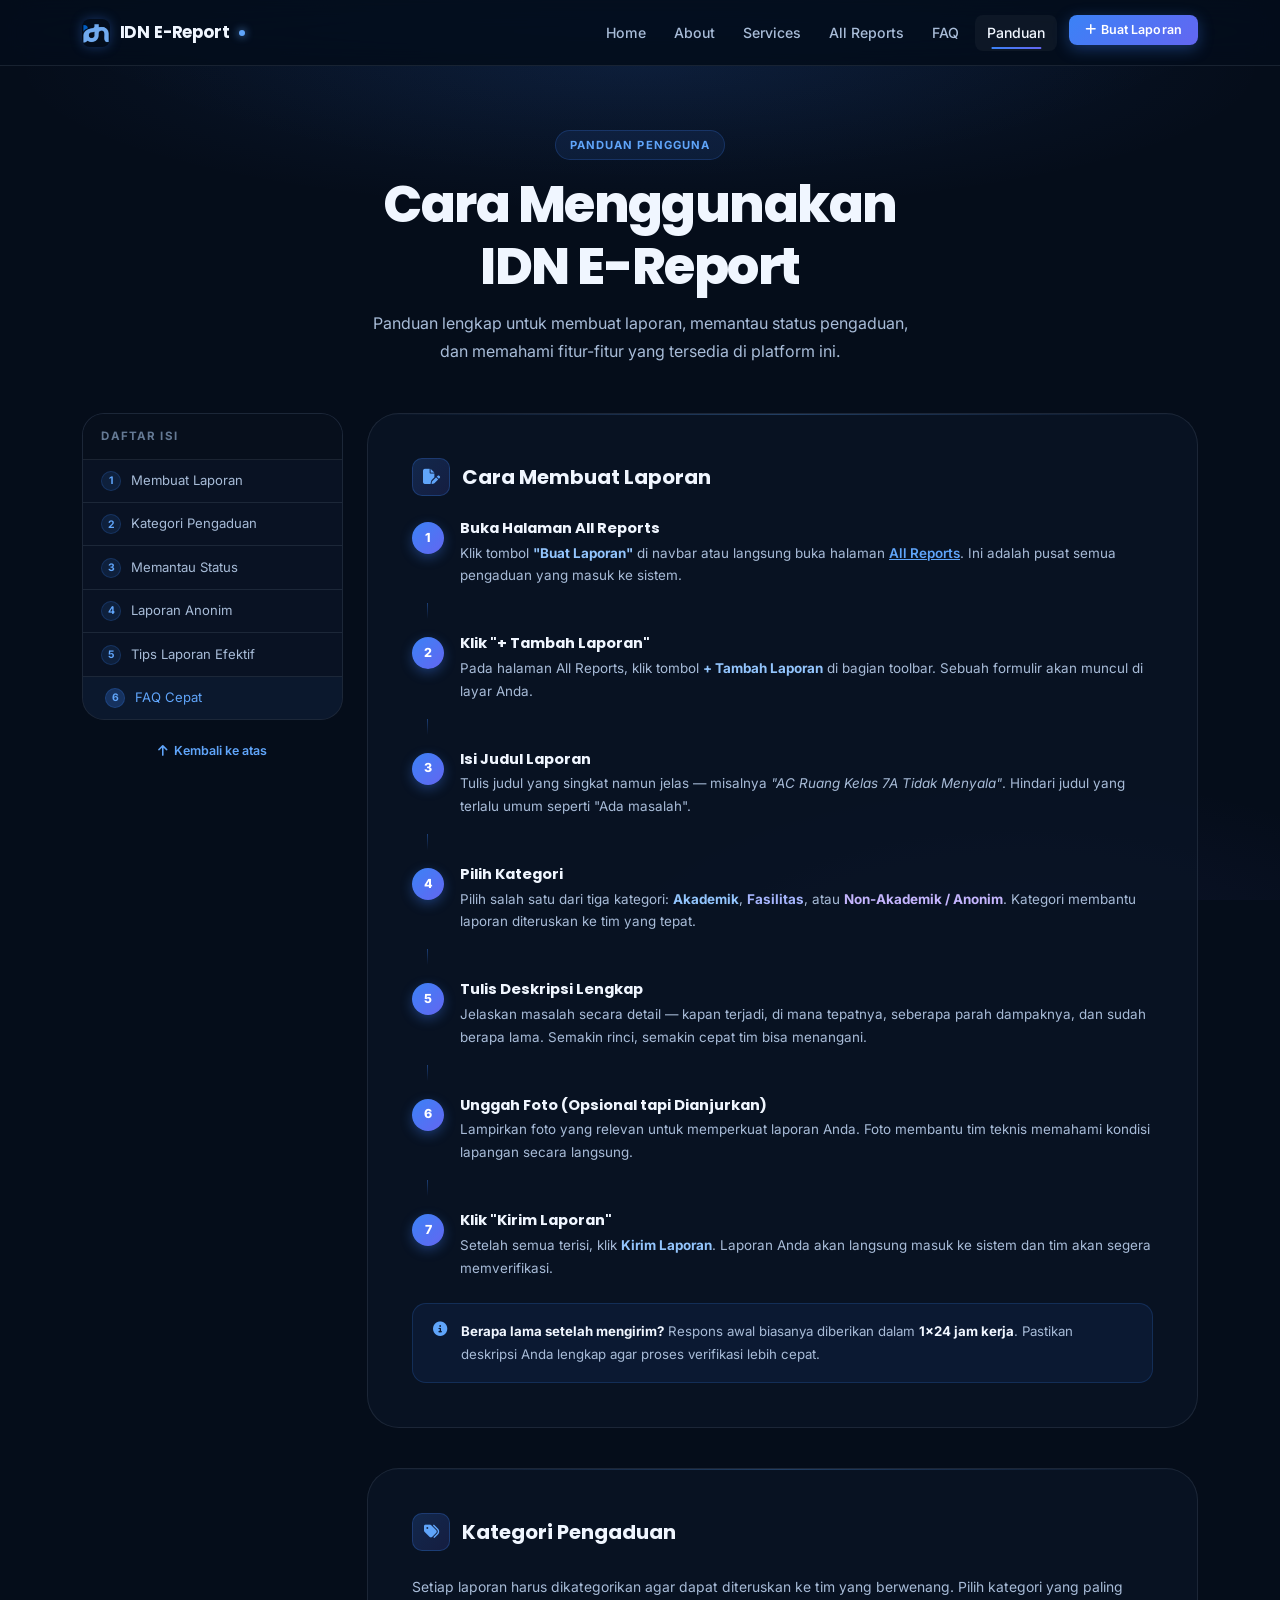
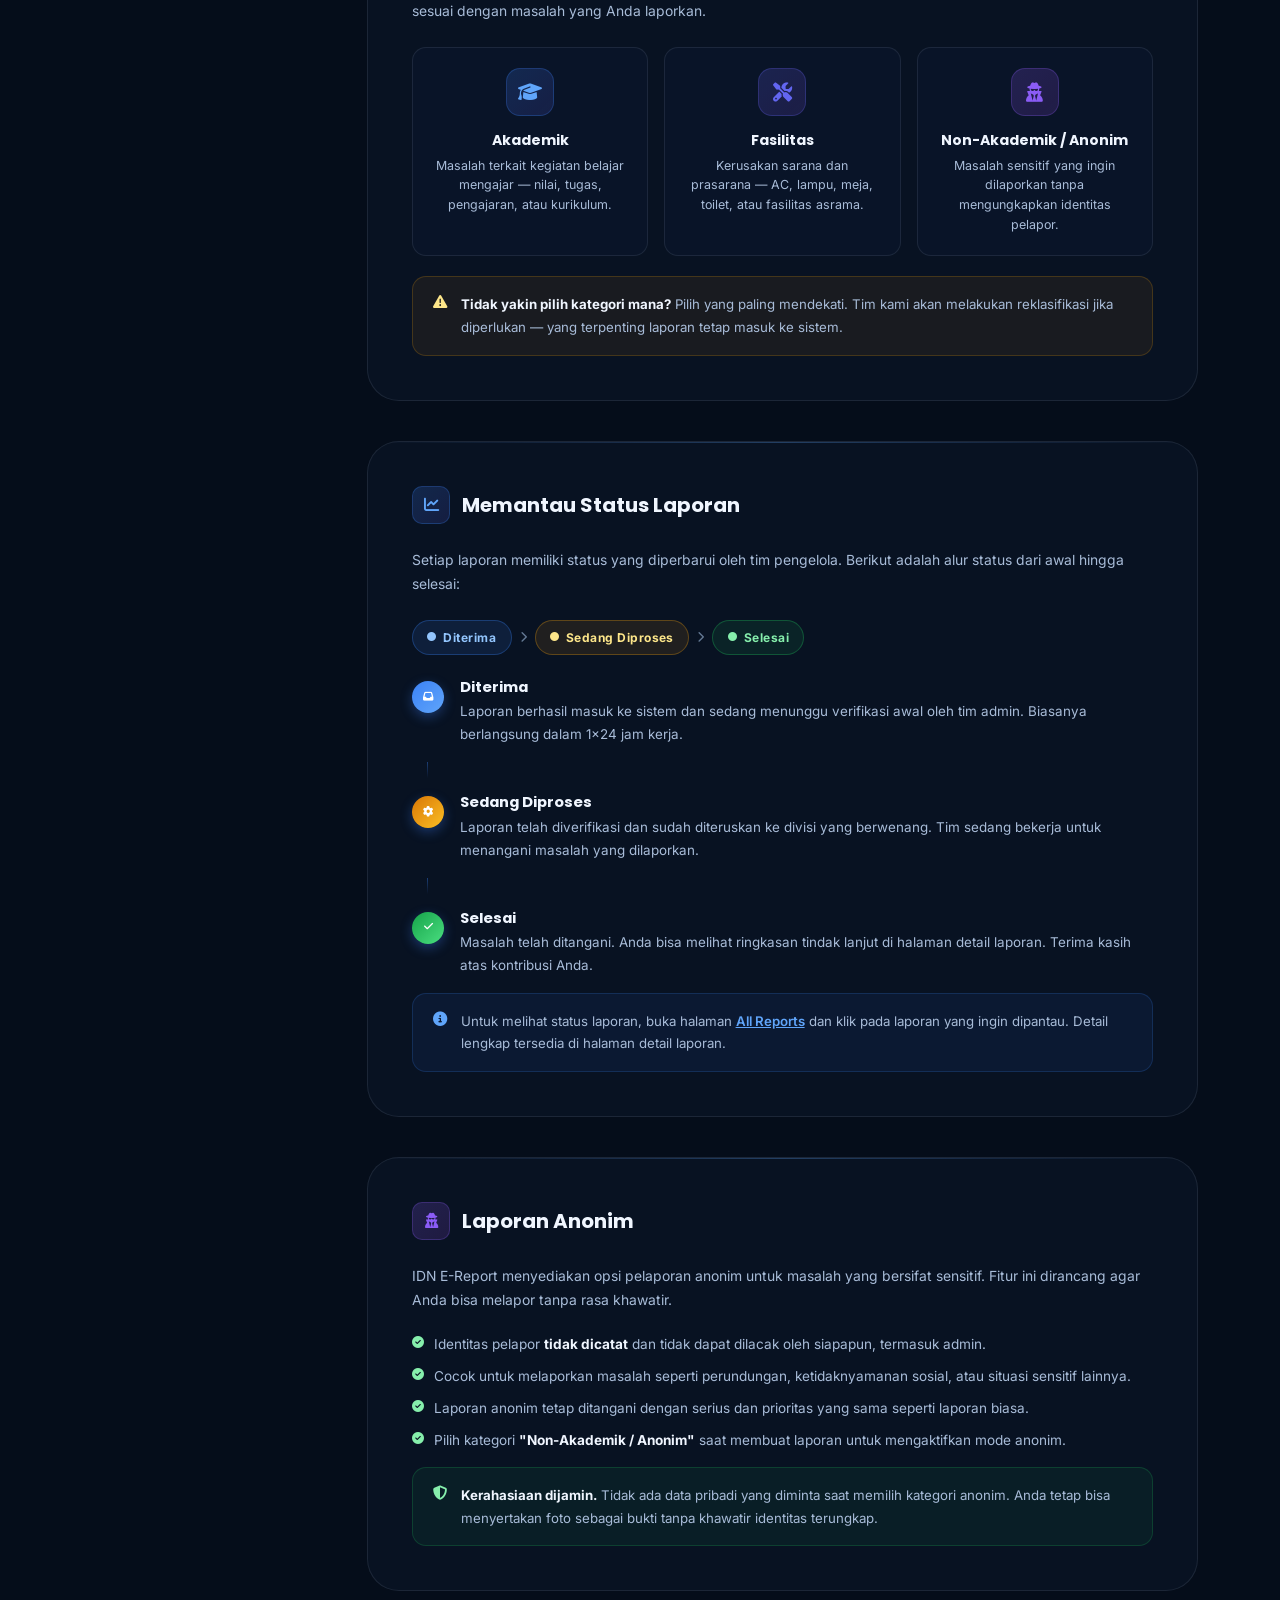
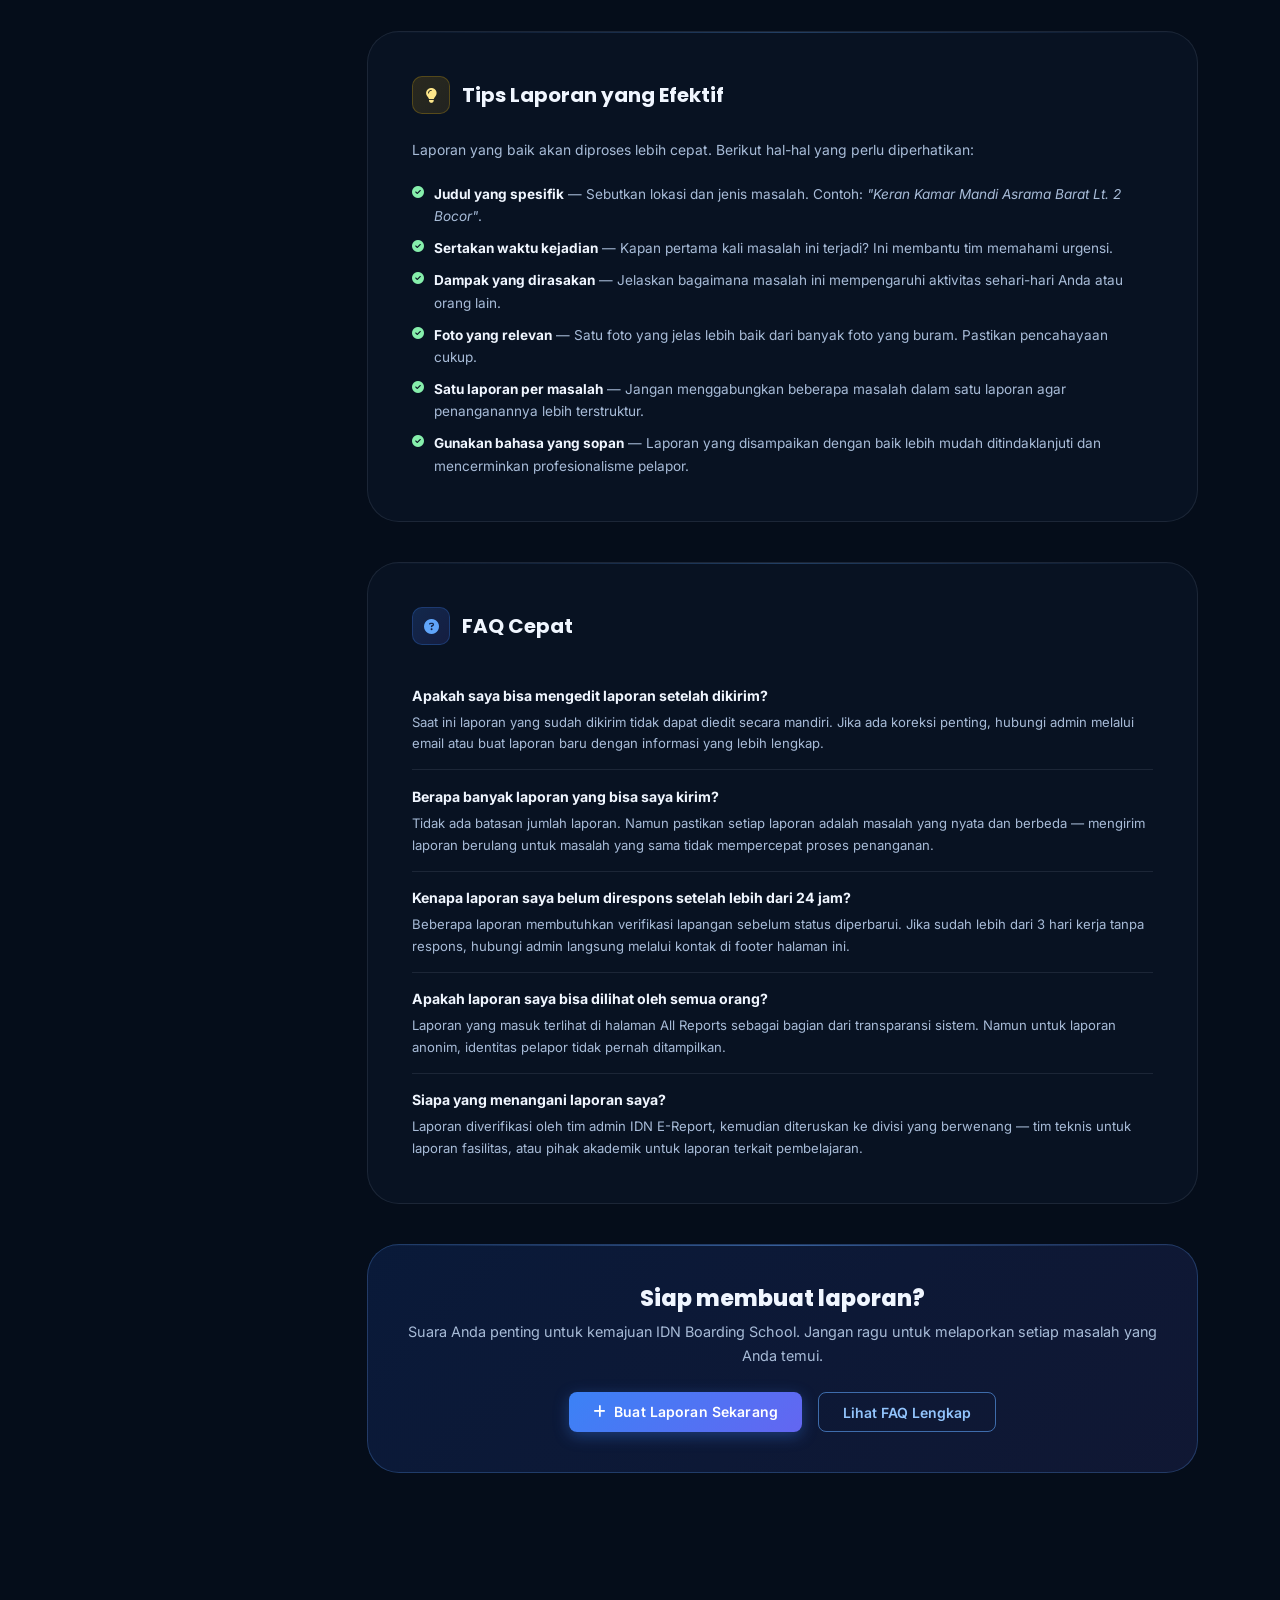
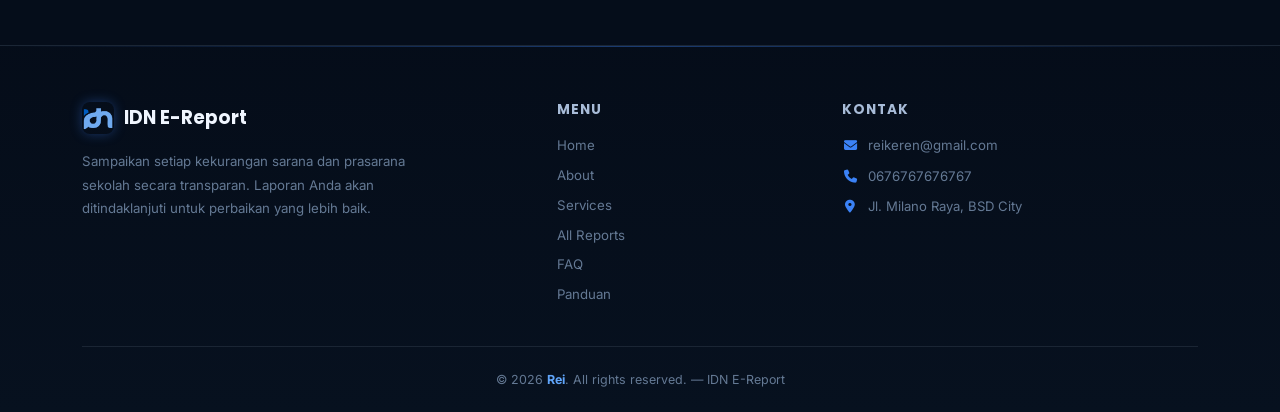
<file: panduan.html>
<!DOCTYPE html>
<html lang="id">

<head>
  <meta charset="UTF-8">
  <meta name="viewport" content="width=device-width, initial-scale=1.0">
  <title>Panduan Pengguna | IDN E-Report</title>
  <meta name="description"
    content="Panduan lengkap cara menggunakan IDN E-Report — platform pengaduan resmi IDN Boarding School. Pelajari cara membuat laporan, memantau status, dan kategori pengaduan.">
  <link rel="shortcut icon" href="./assets/images/idnlogo.png" type="image/x-icon">

  <!-- Bootstrap CSS -->
  <link href="https://cdn.jsdelivr.net/npm/bootstrap@5.3.8/dist/css/bootstrap.min.css" rel="stylesheet"
    crossorigin="anonymous">
  <!-- Font Awesome -->
  <link rel="stylesheet" href="https://cdnjs.cloudflare.com/ajax/libs/font-awesome/6.4.2/css/all.min.css"
    integrity="sha512-z3gLpd7yknf1YoNbCzqRKc4qyor8gaKU1qmn+CShxbuBusANI9QpRohGBreCFkKxLhei6S9CQXFEbbKuqLg0DA=="
    crossorigin="anonymous" referrerpolicy="no-referrer">
  <!-- AOS CSS -->
  <link href="https://unpkg.com/aos@2.3.1/dist/aos.css" rel="stylesheet">
  <!-- Custom CSS -->
  <link rel="stylesheet" href="./assets/style.css">

  <style>
    /* ── Panduan-specific styles ─────────────────────────── */

    .panduan-header {
      padding: 4rem 0 3rem;
      text-align: center;
      position: relative;
    }

    .panduan-header::before {
      content: '';
      position: absolute;
      inset: 0;
      background: radial-gradient(ellipse 70% 60% at 50% 0%, rgba(59, 130, 246, 0.1) 0%, transparent 70%);
      pointer-events: none;
    }

    .panduan-header h1 {
      font-family: 'Poppins', sans-serif;
      font-size: clamp(2rem, 5vw, 3.2rem);
      font-weight: 800;
      letter-spacing: -0.03em;
      color: var(--text-primary);
      margin-bottom: 0.75rem;
    }

    .panduan-header p {
      color: var(--text-secondary);
      font-size: 1rem;
      max-width: 560px;
      margin: 0 auto;
      line-height: 1.75;
    }

    .panduan-toc {
      position: sticky;
      top: 88px;
    }

    .toc-card {
      background: rgba(10, 20, 38, 0.8);
      border: 1px solid var(--border-subtle);
      border-radius: var(--radius-lg);
      overflow: hidden;
    }

    .toc-header {
      background: rgba(7, 15, 28, 0.9);
      border-bottom: 1px solid var(--border-subtle);
      padding: 0.8rem 1.15rem;
      font-size: 0.72rem;
      font-weight: 700;
      letter-spacing: 0.1em;
      text-transform: uppercase;
      color: var(--text-muted);
    }

    .toc-link {
      display: flex;
      align-items: center;
      gap: 0.6rem;
      padding: 0.65rem 1.15rem;
      border-bottom: 1px solid var(--border-subtle);
      font-size: 0.82rem;
      color: var(--text-secondary);
      text-decoration: none;
      transition: background var(--transition), color var(--transition), padding-left var(--transition);
    }

    .toc-link:last-child {
      border-bottom: none;
    }

    .toc-num {
      width: 20px;
      height: 20px;
      border-radius: 50%;
      background: rgba(59, 130, 246, 0.12);
      border: 1px solid rgba(59, 130, 246, 0.2);
      display: flex;
      align-items: center;
      justify-content: center;
      font-size: 0.65rem;
      font-weight: 700;
      color: var(--blue-light);
      flex-shrink: 0;
    }

    .toc-link:hover,
    .toc-link.active {
      color: var(--blue-light);
      background: rgba(59, 130, 246, 0.05);
      padding-left: 1.4rem;
    }

    .toc-link.active .toc-num {
      background: rgba(59, 130, 246, 0.25);
    }

    .guide-section {
      scroll-margin-top: 96px;
      margin-bottom: 2.5rem;
    }

    .guide-card {
      background: rgba(10, 20, 38, 0.75);
      border: 1px solid var(--border-subtle);
      border-radius: var(--radius-xl);
      padding: clamp(1.75rem, 4vw, 2.75rem);
      position: relative;
      overflow: hidden;
      transition: border-color var(--transition);
    }

    .guide-card::before {
      content: '';
      position: absolute;
      top: 0;
      left: 0;
      right: 0;
      height: 1px;
      background: linear-gradient(90deg, transparent, rgba(96, 165, 250, 0.3), transparent);
    }

    .guide-card:hover {
      border-color: var(--border-glow);
    }

    .guide-section-title {
      font-family: 'Poppins', sans-serif;
      font-size: 1.25rem;
      font-weight: 700;
      color: var(--text-primary);
      margin-bottom: 1.5rem;
      display: flex;
      align-items: center;
      gap: 0.75rem;
    }

    .title-icon {
      width: 38px;
      height: 38px;
      border-radius: 10px;
      background: linear-gradient(135deg, rgba(59, 130, 246, 0.2), rgba(99, 102, 241, 0.15));
      border: 1px solid rgba(59, 130, 246, 0.25);
      display: flex;
      align-items: center;
      justify-content: center;
      font-size: 0.95rem;
      color: var(--blue-light);
      flex-shrink: 0;
    }

    .steps-list {
      display: flex;
      flex-direction: column;
      gap: 1rem;
    }

    .step-item {
      display: flex;
      gap: 1rem;
      align-items: flex-start;
    }

    .step-number {
      width: 32px;
      height: 32px;
      border-radius: 50%;
      background: linear-gradient(135deg, var(--blue-primary), var(--accent-indigo));
      display: flex;
      align-items: center;
      justify-content: center;
      font-size: 0.78rem;
      font-weight: 800;
      color: #fff;
      flex-shrink: 0;
      box-shadow: 0 4px 12px rgba(59, 130, 246, 0.35);
      margin-top: 2px;
    }

    .step-content h6 {
      font-family: 'Poppins', sans-serif;
      font-size: 0.92rem;
      font-weight: 700;
      color: var(--text-primary);
      margin-bottom: 0.25rem;
    }

    .step-content p {
      font-size: 0.84rem;
      color: var(--text-secondary);
      line-height: 1.7;
      margin: 0;
    }

    .step-connector {
      width: 1px;
      height: 16px;
      background: linear-gradient(to bottom, rgba(59, 130, 246, 0.4), transparent);
      margin-left: 15px;
    }

    .cat-grid {
      display: grid;
      grid-template-columns: repeat(auto-fit, minmax(200px, 1fr));
      gap: 1rem;
    }

    .cat-card {
      background: rgba(10, 22, 44, 0.7);
      border: 1px solid var(--border-subtle);
      border-radius: var(--radius-md);
      padding: 1.25rem;
      text-align: center;
      transition: transform var(--transition), border-color var(--transition), box-shadow var(--transition);
    }

    .cat-card:hover {
      transform: translateY(-4px);
      border-color: var(--border-glow);
      box-shadow: 0 12px 30px rgba(5, 13, 26, 0.5), 0 0 20px rgba(59, 130, 246, 0.08);
    }

    .cat-card .cat-icon {
      width: 48px;
      height: 48px;
      border-radius: 14px;
      display: flex;
      align-items: center;
      justify-content: center;
      font-size: 1.2rem;
      margin: 0 auto 1rem;
    }

    .cat-card h6 {
      font-family: 'Poppins', sans-serif;
      font-weight: 700;
      font-size: 0.88rem;
      color: var(--text-primary);
      margin-bottom: 0.4rem;
    }

    .cat-card p {
      font-size: 0.78rem;
      color: var(--text-secondary);
      line-height: 1.6;
      margin: 0;
    }

    .status-flow {
      display: flex;
      align-items: center;
      gap: 0.5rem;
      flex-wrap: wrap;
    }

    .status-pill {
      display: inline-flex;
      align-items: center;
      gap: 0.4rem;
      font-size: 0.75rem;
      font-weight: 700;
      padding: 0.4rem 0.9rem;
      border-radius: 99px;
      letter-spacing: 0.04em;
    }

    .status-pill.diterima {
      background: rgba(59, 130, 246, 0.12);
      border: 1px solid rgba(59, 130, 246, 0.3);
      color: var(--blue-soft);
    }

    .status-pill.diproses {
      background: rgba(245, 158, 11, 0.1);
      border: 1px solid rgba(245, 158, 11, 0.3);
      color: #fde68a;
    }

    .status-pill.selesai {
      background: rgba(34, 197, 94, 0.1);
      border: 1px solid rgba(34, 197, 94, 0.3);
      color: #86efac;
    }

    .status-arrow {
      color: var(--text-muted);
      font-size: 0.7rem;
    }

    .info-box {
      border-radius: var(--radius-md);
      padding: 1rem 1.25rem;
      display: flex;
      gap: 0.85rem;
      align-items: flex-start;
      margin-top: 1.25rem;
    }

    .info-box.tip {
      background: rgba(59, 130, 246, 0.07);
      border: 1px solid rgba(59, 130, 246, 0.2);
    }

    .info-box.warn {
      background: rgba(245, 158, 11, 0.07);
      border: 1px solid rgba(245, 158, 11, 0.2);
    }

    .info-box.success {
      background: rgba(34, 197, 94, 0.07);
      border: 1px solid rgba(34, 197, 94, 0.2);
    }

    .info-box i { font-size: 0.9rem; flex-shrink: 0; margin-top: 2px; }
    .info-box.tip i { color: var(--blue-light); }
    .info-box.warn i { color: #fde68a; }
    .info-box.success i { color: #86efac; }

    .info-box p {
      font-size: 0.83rem;
      color: var(--text-secondary);
      line-height: 1.7;
      margin: 0;
    }

    .info-box strong { color: var(--text-primary); }

    .checklist {
      list-style: none;
      padding: 0;
      margin: 0;
      display: flex;
      flex-direction: column;
      gap: 0.6rem;
    }

    .checklist li {
      display: flex;
      align-items: flex-start;
      gap: 0.65rem;
      font-size: 0.85rem;
      color: var(--text-secondary);
      line-height: 1.65;
    }

    .check-icon {
      color: #86efac;
      font-size: 0.75rem;
      margin-top: 3px;
      flex-shrink: 0;
    }

    .mini-faq-item {
      border-bottom: 1px solid var(--border-subtle);
      padding: 0.9rem 0;
    }

    .mini-faq-item:first-child { padding-top: 0; }
    .mini-faq-item:last-child { border-bottom: none; padding-bottom: 0; }

    .mini-faq-item .q {
      font-size: 0.88rem;
      font-weight: 700;
      color: var(--text-primary);
      margin-bottom: 0.3rem;
    }

    .mini-faq-item .a {
      font-size: 0.82rem;
      color: var(--text-secondary);
      line-height: 1.65;
    }

    .panduan-cta {
      background: linear-gradient(135deg, rgba(37, 99, 235, 0.15), rgba(99, 102, 241, 0.12));
      border: 1px solid rgba(96, 165, 250, 0.25);
      border-radius: var(--radius-xl);
      padding: 2.5rem 2rem;
      text-align: center;
      position: relative;
      overflow: hidden;
      margin-bottom: 4rem;
    }

    .panduan-cta::before {
      content: '';
      position: absolute;
      top: 0; left: 0; right: 0;
      height: 1px;
      background: linear-gradient(90deg, transparent, rgba(96, 165, 250, 0.5), transparent);
    }

    .panduan-cta h3 {
      font-family: 'Poppins', sans-serif;
      font-size: 1.4rem;
      font-weight: 800;
      color: var(--text-primary);
      margin-bottom: 0.5rem;
    }

    .panduan-cta p {
      color: var(--text-secondary);
      font-size: 0.9rem;
      margin-bottom: 1.5rem;
    }
  </style>
</head>

<body>

  <!-- ── NAVBAR ─────────────────────────────────────────────── -->
  <nav class="navbar navbar-expand-lg" id="mainNav">
    <div class="container">
      <a class="navbar-brand" href="index.html">
        <img src="./assets/images/idnlogo.png" alt="IDN Logo" width="28">
        IDN E-Report <span class="brand-dot"></span>
      </a>
      <button class="navbar-toggler shadow-none" type="button" data-bs-toggle="collapse"
        data-bs-target="#navbarNav" aria-controls="navbarNav" aria-expanded="false"
        aria-label="Toggle navigation">
        <span class="navbar-toggler-icon"></span>
      </button>
      <div class="collapse navbar-collapse" id="navbarNav">
        <ul class="navbar-nav ms-auto gap-1 text-center pt-4 pt-lg-0">
          <li class="nav-item"><a class="nav-link" href="index.html#hero">Home</a></li>
          <li class="nav-item"><a class="nav-link" href="index.html#about">About</a></li>
          <li class="nav-item"><a class="nav-link" href="index.html#service">Services</a></li>
          <li class="nav-item"><a class="nav-link" href="reports.html">All Reports</a></li>
          <li class="nav-item"><a class="nav-link" href="index.html#faq">FAQ</a></li>
          <li class="nav-item"><a class="nav-link active" href="panduan.html">Panduan</a></li>
          <li class="nav-item ms-lg-2">
            <a class="btn btn-primary btn-sm px-3" href="reports.html">
              <i class="fa-solid fa-plus me-1"></i>Buat Laporan
            </a>
          </li>
        </ul>
      </div>
    </div>
  </nav>

  <!-- ── PAGE HEADER ────────────────────────────────────────── -->
  <div class="panduan-header">
    <div class="container" style="position:relative;z-index:1;">
      <span class="section-badge" data-aos="fade-up" data-aos-duration="600">Panduan Pengguna</span>
      <h1 data-aos="fade-up" data-aos-duration="700" data-aos-delay="80">
        Cara Menggunakan<br>
        <span class="gradient-text">IDN E-Report</span>
      </h1>
      <p data-aos="fade-up" data-aos-duration="700" data-aos-delay="160">
        Panduan lengkap untuk membuat laporan, memantau status pengaduan,
        dan memahami fitur-fitur yang tersedia di platform ini.
      </p>
    </div>
  </div>

  <!-- ── MAIN CONTENT ───────────────────────────────────────── -->
  <div class="container pb-5">
    <div class="row g-4 align-items-start">

      <!-- Sidebar TOC -->
      <div class="col-lg-3 d-none d-lg-block" data-aos="fade-right" data-aos-duration="700">
        <div class="panduan-toc">
          <div class="toc-card">
            <div class="toc-header">Daftar Isi</div>
            <a class="toc-link active" href="#langkah-membuat">
              <span class="toc-num">1</span>Membuat Laporan
            </a>
            <a class="toc-link" href="#kategori">
              <span class="toc-num">2</span>Kategori Pengaduan
            </a>
            <a class="toc-link" href="#pantau-status">
              <span class="toc-num">3</span>Memantau Status
            </a>
            <a class="toc-link" href="#laporan-anonim">
              <span class="toc-num">4</span>Laporan Anonim
            </a>
            <a class="toc-link" href="#tips-laporan">
              <span class="toc-num">5</span>Tips Laporan Efektif
            </a>
            <a class="toc-link" href="#mini-faq">
              <span class="toc-num">6</span>FAQ Cepat
            </a>
          </div>
          <div class="mt-3 text-center">
            <a href="#" class="more-link" style="justify-content:center;font-size:0.78rem;margin-top:0;">
              <i class="fa-solid fa-arrow-up"></i> Kembali ke atas
            </a>
          </div>
        </div>
      </div>

      <!-- Content -->
      <div class="col-lg-9">

        <!-- 1. Membuat Laporan -->
        <div class="guide-section" id="langkah-membuat" data-aos="fade-up" data-aos-duration="700">
          <div class="guide-card">
            <h2 class="guide-section-title">
              <span class="title-icon"><i class="fa-solid fa-file-pen"></i></span>
              Cara Membuat Laporan
            </h2>
            <div class="steps-list">
              <div class="step-item">
                <div class="step-number">1</div>
                <div class="step-content">
                  <h6>Buka Halaman All Reports</h6>
                  <p>Klik tombol <strong style="color:var(--blue-soft);">"Buat Laporan"</strong> di navbar atau langsung buka halaman <a href="reports.html" style="color:var(--blue-light);font-weight:600;">All Reports</a>. Ini adalah pusat semua pengaduan yang masuk ke sistem.</p>
                </div>
              </div>
              <div class="step-connector"></div>
              <div class="step-item">
                <div class="step-number">2</div>
                <div class="step-content">
                  <h6>Klik "+ Tambah Laporan"</h6>
                  <p>Pada halaman All Reports, klik tombol <strong style="color:var(--blue-soft);">+ Tambah Laporan</strong> di bagian toolbar. Sebuah formulir akan muncul di layar Anda.</p>
                </div>
              </div>
              <div class="step-connector"></div>
              <div class="step-item">
                <div class="step-number">3</div>
                <div class="step-content">
                  <h6>Isi Judul Laporan</h6>
                  <p>Tulis judul yang singkat namun jelas — misalnya <em>"AC Ruang Kelas 7A Tidak Menyala"</em>. Hindari judul yang terlalu umum seperti "Ada masalah".</p>
                </div>
              </div>
              <div class="step-connector"></div>
              <div class="step-item">
                <div class="step-number">4</div>
                <div class="step-content">
                  <h6>Pilih Kategori</h6>
                  <p>Pilih salah satu dari tiga kategori: <strong style="color:var(--blue-soft);">Akademik</strong>, <strong style="color:#a5b4fc;">Fasilitas</strong>, atau <strong style="color:#c4b5fd;">Non-Akademik / Anonim</strong>. Kategori membantu laporan diteruskan ke tim yang tepat.</p>
                </div>
              </div>
              <div class="step-connector"></div>
              <div class="step-item">
                <div class="step-number">5</div>
                <div class="step-content">
                  <h6>Tulis Deskripsi Lengkap</h6>
                  <p>Jelaskan masalah secara detail — kapan terjadi, di mana tepatnya, seberapa parah dampaknya, dan sudah berapa lama. Semakin rinci, semakin cepat tim bisa menangani.</p>
                </div>
              </div>
              <div class="step-connector"></div>
              <div class="step-item">
                <div class="step-number">6</div>
                <div class="step-content">
                  <h6>Unggah Foto (Opsional tapi Dianjurkan)</h6>
                  <p>Lampirkan foto yang relevan untuk memperkuat laporan Anda. Foto membantu tim teknis memahami kondisi lapangan secara langsung.</p>
                </div>
              </div>
              <div class="step-connector"></div>
              <div class="step-item">
                <div class="step-number">7</div>
                <div class="step-content">
                  <h6>Klik "Kirim Laporan"</h6>
                  <p>Setelah semua terisi, klik <strong style="color:var(--blue-soft);">Kirim Laporan</strong>. Laporan Anda akan langsung masuk ke sistem dan tim akan segera memverifikasi.</p>
                </div>
              </div>
            </div>
            <div class="info-box tip mt-4">
              <i class="fa-solid fa-circle-info"></i>
              <p><strong>Berapa lama setelah mengirim?</strong> Respons awal biasanya diberikan dalam <strong>1&times;24 jam kerja</strong>. Pastikan deskripsi Anda lengkap agar proses verifikasi lebih cepat.</p>
            </div>
          </div>
        </div>

        <!-- 2. Kategori -->
        <div class="guide-section" id="kategori" data-aos="fade-up" data-aos-duration="700">
          <div class="guide-card">
            <h2 class="guide-section-title">
              <span class="title-icon"><i class="fa-solid fa-tags"></i></span>
              Kategori Pengaduan
            </h2>
            <p style="font-size:0.87rem;color:var(--text-secondary);margin-bottom:1.5rem;line-height:1.75;">
              Setiap laporan harus dikategorikan agar dapat diteruskan ke tim yang berwenang. Pilih kategori yang paling sesuai dengan masalah yang Anda laporkan.
            </p>
            <div class="cat-grid">
              <div class="cat-card">
                <div class="cat-icon" style="background:linear-gradient(135deg,rgba(59,130,246,0.2),rgba(99,102,241,0.15));border:1px solid rgba(59,130,246,0.25);color:var(--blue-light);">
                  <i class="fa-solid fa-graduation-cap"></i>
                </div>
                <h6>Akademik</h6>
                <p>Masalah terkait kegiatan belajar mengajar — nilai, tugas, pengajaran, atau kurikulum.</p>
              </div>
              <div class="cat-card">
                <div class="cat-icon" style="background:linear-gradient(135deg,rgba(99,102,241,0.2),rgba(139,92,246,0.15));border:1px solid rgba(99,102,241,0.25);color:var(--accent-indigo);">
                  <i class="fa-solid fa-screwdriver-wrench"></i>
                </div>
                <h6>Fasilitas</h6>
                <p>Kerusakan sarana dan prasarana — AC, lampu, meja, toilet, atau fasilitas asrama.</p>
              </div>
              <div class="cat-card">
                <div class="cat-icon" style="background:linear-gradient(135deg,rgba(139,92,246,0.2),rgba(168,85,247,0.15));border:1px solid rgba(139,92,246,0.25);color:var(--accent-purple);">
                  <i class="fa-solid fa-user-secret"></i>
                </div>
                <h6>Non-Akademik / Anonim</h6>
                <p>Masalah sensitif yang ingin dilaporkan tanpa mengungkapkan identitas pelapor.</p>
              </div>
            </div>
            <div class="info-box warn">
              <i class="fa-solid fa-triangle-exclamation"></i>
              <p><strong>Tidak yakin pilih kategori mana?</strong> Pilih yang paling mendekati. Tim kami akan melakukan reklasifikasi jika diperlukan — yang terpenting laporan tetap masuk ke sistem.</p>
            </div>
          </div>
        </div>

        <!-- 3. Pantau Status -->
        <div class="guide-section" id="pantau-status" data-aos="fade-up" data-aos-duration="700">
          <div class="guide-card">
            <h2 class="guide-section-title">
              <span class="title-icon"><i class="fa-solid fa-chart-line"></i></span>
              Memantau Status Laporan
            </h2>
            <p style="font-size:0.87rem;color:var(--text-secondary);margin-bottom:1.5rem;line-height:1.75;">
              Setiap laporan memiliki status yang diperbarui oleh tim pengelola. Berikut adalah alur status dari awal hingga selesai:
            </p>
            <div class="status-flow mb-4">
              <span class="status-pill diterima"><i class="fa-solid fa-circle fa-xs"></i> Diterima</span>
              <i class="fa-solid fa-chevron-right status-arrow"></i>
              <span class="status-pill diproses"><i class="fa-solid fa-circle fa-xs"></i> Sedang Diproses</span>
              <i class="fa-solid fa-chevron-right status-arrow"></i>
              <span class="status-pill selesai"><i class="fa-solid fa-circle fa-xs"></i> Selesai</span>
            </div>
            <div class="steps-list">
              <div class="step-item">
                <div class="step-number" style="background:linear-gradient(135deg,var(--blue-primary),#60a5fa);">
                  <i class="fa-solid fa-inbox" style="font-size:0.65rem;"></i>
                </div>
                <div class="step-content">
                  <h6>Diterima</h6>
                  <p>Laporan berhasil masuk ke sistem dan sedang menunggu verifikasi awal oleh tim admin. Biasanya berlangsung dalam 1&times;24 jam kerja.</p>
                </div>
              </div>
              <div class="step-connector"></div>
              <div class="step-item">
                <div class="step-number" style="background:linear-gradient(135deg,#d97706,#fbbf24);">
                  <i class="fa-solid fa-gear" style="font-size:0.65rem;"></i>
                </div>
                <div class="step-content">
                  <h6>Sedang Diproses</h6>
                  <p>Laporan telah diverifikasi dan sudah diteruskan ke divisi yang berwenang. Tim sedang bekerja untuk menangani masalah yang dilaporkan.</p>
                </div>
              </div>
              <div class="step-connector"></div>
              <div class="step-item">
                <div class="step-number" style="background:linear-gradient(135deg,#16a34a,#4ade80);">
                  <i class="fa-solid fa-check" style="font-size:0.65rem;"></i>
                </div>
                <div class="step-content">
                  <h6>Selesai</h6>
                  <p>Masalah telah ditangani. Anda bisa melihat ringkasan tindak lanjut di halaman detail laporan. Terima kasih atas kontribusi Anda.</p>
                </div>
              </div>
            </div>
            <div class="info-box tip mt-3">
              <i class="fa-solid fa-circle-info"></i>
              <p>Untuk melihat status laporan, buka halaman <a href="reports.html" style="color:var(--blue-light);font-weight:600;">All Reports</a> dan klik pada laporan yang ingin dipantau. Detail lengkap tersedia di halaman detail laporan.</p>
            </div>
          </div>
        </div>

        <!-- 4. Laporan Anonim -->
        <div class="guide-section" id="laporan-anonim" data-aos="fade-up" data-aos-duration="700">
          <div class="guide-card">
            <h2 class="guide-section-title">
              <span class="title-icon" style="background:linear-gradient(135deg,rgba(139,92,246,0.2),rgba(168,85,247,0.15));border-color:rgba(139,92,246,0.25);color:var(--accent-purple);">
                <i class="fa-solid fa-user-secret"></i>
              </span>
              Laporan Anonim
            </h2>
            <p style="font-size:0.87rem;color:var(--text-secondary);margin-bottom:1.25rem;line-height:1.75;">
              IDN E-Report menyediakan opsi pelaporan anonim untuk masalah yang bersifat sensitif. Fitur ini dirancang agar Anda bisa melapor tanpa rasa khawatir.
            </p>
            <ul class="checklist">
              <li>
                <i class="fa-solid fa-circle-check check-icon"></i>
                <span>Identitas pelapor <strong style="color:var(--text-primary);">tidak dicatat</strong> dan tidak dapat dilacak oleh siapapun, termasuk admin.</span>
              </li>
              <li>
                <i class="fa-solid fa-circle-check check-icon"></i>
                <span>Cocok untuk melaporkan masalah seperti perundungan, ketidaknyamanan sosial, atau situasi sensitif lainnya.</span>
              </li>
              <li>
                <i class="fa-solid fa-circle-check check-icon"></i>
                <span>Laporan anonim tetap ditangani dengan serius dan prioritas yang sama seperti laporan biasa.</span>
              </li>
              <li>
                <i class="fa-solid fa-circle-check check-icon"></i>
                <span>Pilih kategori <strong style="color:var(--text-primary);">"Non-Akademik / Anonim"</strong> saat membuat laporan untuk mengaktifkan mode anonim.</span>
              </li>
            </ul>
            <div class="info-box success mt-3">
              <i class="fa-solid fa-shield-halved"></i>
              <p><strong>Kerahasiaan dijamin.</strong> Tidak ada data pribadi yang diminta saat memilih kategori anonim. Anda tetap bisa menyertakan foto sebagai bukti tanpa khawatir identitas terungkap.</p>
            </div>
          </div>
        </div>

        <!-- 5. Tips -->
        <div class="guide-section" id="tips-laporan" data-aos="fade-up" data-aos-duration="700">
          <div class="guide-card">
            <h2 class="guide-section-title">
              <span class="title-icon" style="background:linear-gradient(135deg,rgba(234,179,8,0.15),rgba(251,191,36,0.1));border-color:rgba(234,179,8,0.25);color:#fde68a;">
                <i class="fa-solid fa-lightbulb"></i>
              </span>
              Tips Laporan yang Efektif
            </h2>
            <p style="font-size:0.87rem;color:var(--text-secondary);margin-bottom:1.25rem;line-height:1.75;">
              Laporan yang baik akan diproses lebih cepat. Berikut hal-hal yang perlu diperhatikan:
            </p>
            <ul class="checklist">
              <li>
                <i class="fa-solid fa-circle-check check-icon"></i>
                <span><strong style="color:var(--text-primary);">Judul yang spesifik</strong> — Sebutkan lokasi dan jenis masalah. Contoh: <em>"Keran Kamar Mandi Asrama Barat Lt. 2 Bocor"</em>.</span>
              </li>
              <li>
                <i class="fa-solid fa-circle-check check-icon"></i>
                <span><strong style="color:var(--text-primary);">Sertakan waktu kejadian</strong> — Kapan pertama kali masalah ini terjadi? Ini membantu tim memahami urgensi.</span>
              </li>
              <li>
                <i class="fa-solid fa-circle-check check-icon"></i>
                <span><strong style="color:var(--text-primary);">Dampak yang dirasakan</strong> — Jelaskan bagaimana masalah ini mempengaruhi aktivitas sehari-hari Anda atau orang lain.</span>
              </li>
              <li>
                <i class="fa-solid fa-circle-check check-icon"></i>
                <span><strong style="color:var(--text-primary);">Foto yang relevan</strong> — Satu foto yang jelas lebih baik dari banyak foto yang buram. Pastikan pencahayaan cukup.</span>
              </li>
              <li>
                <i class="fa-solid fa-circle-check check-icon"></i>
                <span><strong style="color:var(--text-primary);">Satu laporan per masalah</strong> — Jangan menggabungkan beberapa masalah dalam satu laporan agar penanganannya lebih terstruktur.</span>
              </li>
              <li>
                <i class="fa-solid fa-circle-check check-icon"></i>
                <span><strong style="color:var(--text-primary);">Gunakan bahasa yang sopan</strong> — Laporan yang disampaikan dengan baik lebih mudah ditindaklanjuti dan mencerminkan profesionalisme pelapor.</span>
              </li>
            </ul>
          </div>
        </div>

        <!-- 6. Mini FAQ -->
        <div class="guide-section" id="mini-faq" data-aos="fade-up" data-aos-duration="700">
          <div class="guide-card">
            <h2 class="guide-section-title">
              <span class="title-icon"><i class="fa-solid fa-circle-question"></i></span>
              FAQ Cepat
            </h2>
            <div class="mini-faq-item">
              <div class="q">Apakah saya bisa mengedit laporan setelah dikirim?</div>
              <div class="a">Saat ini laporan yang sudah dikirim tidak dapat diedit secara mandiri. Jika ada koreksi penting, hubungi admin melalui email atau buat laporan baru dengan informasi yang lebih lengkap.</div>
            </div>
            <div class="mini-faq-item">
              <div class="q">Berapa banyak laporan yang bisa saya kirim?</div>
              <div class="a">Tidak ada batasan jumlah laporan. Namun pastikan setiap laporan adalah masalah yang nyata dan berbeda — mengirim laporan berulang untuk masalah yang sama tidak mempercepat proses penanganan.</div>
            </div>
            <div class="mini-faq-item">
              <div class="q">Kenapa laporan saya belum direspons setelah lebih dari 24 jam?</div>
              <div class="a">Beberapa laporan membutuhkan verifikasi lapangan sebelum status diperbarui. Jika sudah lebih dari 3 hari kerja tanpa respons, hubungi admin langsung melalui kontak di footer halaman ini.</div>
            </div>
            <div class="mini-faq-item">
              <div class="q">Apakah laporan saya bisa dilihat oleh semua orang?</div>
              <div class="a">Laporan yang masuk terlihat di halaman All Reports sebagai bagian dari transparansi sistem. Namun untuk laporan anonim, identitas pelapor tidak pernah ditampilkan.</div>
            </div>
            <div class="mini-faq-item">
              <div class="q">Siapa yang menangani laporan saya?</div>
              <div class="a">Laporan diverifikasi oleh tim admin IDN E-Report, kemudian diteruskan ke divisi yang berwenang — tim teknis untuk laporan fasilitas, atau pihak akademik untuk laporan terkait pembelajaran.</div>
            </div>
          </div>
        </div>

        <!-- CTA -->
        <div class="panduan-cta" data-aos="fade-up" data-aos-duration="700">
          <h3>Siap membuat laporan?</h3>
          <p>Suara Anda penting untuk kemajuan IDN Boarding School. Jangan ragu untuk melaporkan setiap masalah yang Anda temui.</p>
          <div class="d-flex gap-3 justify-content-center flex-wrap">
            <a href="reports.html" class="btn btn-primary px-4" id="panduan-cta-buat">
              <i class="fa-solid fa-plus me-2"></i>Buat Laporan Sekarang
            </a>
            <a href="index.html#faq" class="btn btn-outline-primary px-4" id="panduan-cta-faq">
              Lihat FAQ Lengkap
            </a>
          </div>
        </div>

      </div><!-- /col content -->
    </div><!-- /row -->
  </div><!-- /container -->

  <!-- ── FOOTER ─────────────────────────────────────────────── -->
  <footer class="site-footer">
    <div class="container">
      <div class="row justify-content-between gy-4">
        <div class="col-md-4">
          <div class="footer-brand">
            <img src="./assets/images/idnlogo.png" alt="Logo" width="32">
            <h3>IDN E-Report</h3>
          </div>
          <p>Sampaikan setiap kekurangan sarana dan prasarana sekolah secara transparan.
            Laporan Anda akan ditindaklanjuti untuk perbaikan yang lebih baik.</p>
        </div>
        <div class="col-md-2">
          <h4>Menu</h4>
          <div class="footer-links">
            <a href="index.html#hero">Home</a>
            <a href="index.html#about">About</a>
            <a href="index.html#service">Services</a>
            <a href="reports.html">All Reports</a>
            <a href="index.html#faq">FAQ</a>
            <a href="panduan.html">Panduan</a>
          </div>
        </div>
        <div class="col-md-4">
          <h4>Kontak</h4>
          <div class="footer-contact-item">
            <i class="fa-solid fa-envelope"></i>
            <a href="mailto:reikeren@gmail.com">reikeren@gmail.com</a>
          </div>
          <div class="footer-contact-item">
            <i class="fa-solid fa-phone"></i>
            <a href="tel:0676767676767">0676767676767</a>
          </div>
          <div class="footer-contact-item">
            <i class="fa-solid fa-location-dot"></i>
            <span>Jl. Milano Raya, BSD City</span>
          </div>
        </div>
      </div>
      <div class="copyright">
        <p>&copy; 2026 <span>Rei</span>. All rights reserved. &mdash; IDN E-Report</p>
      </div>
    </div>
  </footer>

  <!-- Bootstrap JS -->
  <script src="https://cdn.jsdelivr.net/npm/bootstrap@5.3.8/dist/js/bootstrap.bundle.min.js"
    crossorigin="anonymous"></script>
  <!-- AOS JS -->
  <script src="https://unpkg.com/aos@2.3.1/dist/aos.js"></script>
  <script>
    AOS.init({ once: true, offset: 60 });

    // Navbar scroll effect
    const nav = document.getElementById('mainNav');
    window.addEventListener('scroll', () => {
      nav.classList.toggle('scrolled', window.scrollY > 40);
    });

    // TOC active state tracking
    const guideSections = document.querySelectorAll('.guide-section[id]');
    const tocLinks = document.querySelectorAll('.toc-link');

    const tocObserver = new IntersectionObserver((entries) => {
      entries.forEach(entry => {
        if (entry.isIntersecting) {
          tocLinks.forEach(link => link.classList.remove('active'));
          const activeLink = document.querySelector(`.toc-link[href="#${entry.target.id}"]`);
          if (activeLink) activeLink.classList.add('active');
        }
      });
    }, { rootMargin: '-20% 0px -70% 0px' });

    guideSections.forEach(sec => tocObserver.observe(sec));
  </script>

</body>

</html>
</file>
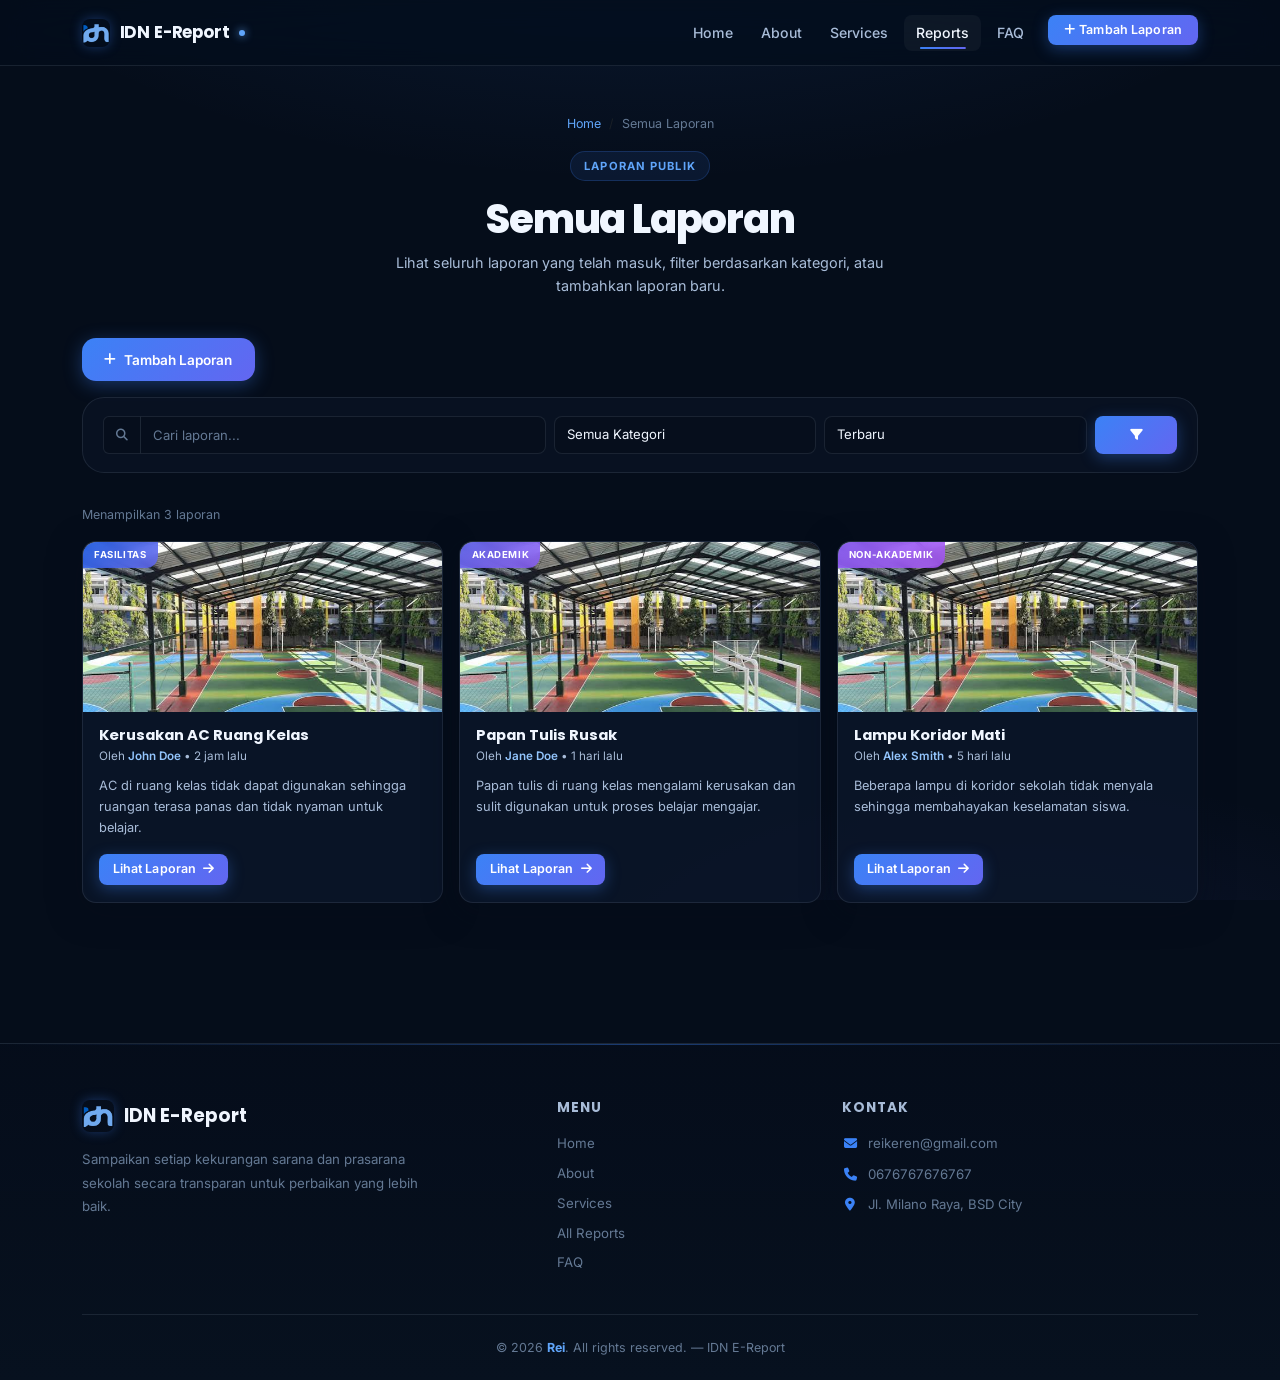
<file: reports.html>
<!DOCTYPE html>
<html lang="id">

<head>
  <meta charset="UTF-8">
  <meta name="viewport" content="width=device-width, initial-scale=1.0">
  <title>Semua Laporan | IDN E-Report</title>
  <meta name="description" content="Lihat seluruh laporan yang telah masuk ke IDN E-Report. Filter berdasarkan kategori, cari laporan tertentu, atau tambahkan laporan baru.">
  <link rel="shortcut icon" href="./assets/images/idnlogo.png" type="image/x-icon">

  <!-- Bootstrap CSS -->
  <link href="https://cdn.jsdelivr.net/npm/bootstrap@5.3.8/dist/css/bootstrap.min.css" rel="stylesheet">
  <!-- Font Awesome -->
  <link rel="stylesheet" href="https://cdnjs.cloudflare.com/ajax/libs/font-awesome/6.4.2/css/all.min.css">
  <!-- Animate.css -->
  <link rel="stylesheet" href="https://cdnjs.cloudflare.com/ajax/libs/animate.css/4.1.1/animate.min.css">
  <!-- AOS CSS -->
  <link href="https://unpkg.com/aos@2.3.1/dist/aos.css" rel="stylesheet">
  <!-- Custom CSS -->
  <link rel="stylesheet" href="./assets/style.css">
</head>

<body>

  <!-- ── NAVBAR ─────────────────────────────────────────────── -->
  <nav class="navbar navbar-expand-lg animate__animated animate__fadeInDown" id="mainNav">
    <div class="container">
      <a class="navbar-brand" href="index.html">
        <img src="./assets/images/idnlogo.png" alt="IDN Logo" width="28">
        IDN E-Report <span class="brand-dot"></span>
      </a>
      <button class="navbar-toggler shadow-none" type="button" data-bs-toggle="collapse"
        data-bs-target="#navbarNav" aria-controls="navbarNav" aria-expanded="false"
        aria-label="Toggle navigation">
        <span class="navbar-toggler-icon"></span>
      </button>
      <div class="collapse navbar-collapse" id="navbarNav">
        <ul class="navbar-nav ms-auto gap-1 text-center pt-4 pt-lg-0">
          <li class="nav-item"><a class="nav-link" href="index.html#hero">Home</a></li>
          <li class="nav-item"><a class="nav-link" href="index.html#about">About</a></li>
          <li class="nav-item"><a class="nav-link" href="index.html#service">Services</a></li>
          <li class="nav-item"><a class="nav-link active" href="reports.html">Reports</a></li>
          <li class="nav-item"><a class="nav-link" href="index.html#faq">FAQ</a></li>
          <li class="nav-item ms-lg-2">
            <button class="btn btn-primary btn-sm px-3" data-bs-toggle="modal" data-bs-target="#reportModal" id="nav-add-report">
              <i class="fa-solid fa-plus me-1"></i>Tambah Laporan
            </button>
          </li>
        </ul>
      </div>
    </div>
  </nav>

  <!-- ── MAIN ───────────────────────────────────────────────── -->
  <main class="reports-page" id="all-reports">
    <div class="container">

      <!-- Page Header -->
      <div class="reports-page-header" data-aos="fade-up" data-aos-duration="700">
        <nav aria-label="breadcrumb" class="mb-3">
          <ol class="breadcrumb justify-content-center" style="font-size:0.78rem;">
            <li class="breadcrumb-item"><a href="index.html" style="color:var(--blue-light);text-decoration:none;">Home</a></li>
            <li class="breadcrumb-item active" style="color:var(--text-muted);">Semua Laporan</li>
          </ol>
        </nav>
        <span class="section-badge">Laporan Publik</span>
        <h1>Semua Laporan</h1>
        <p>Lihat seluruh laporan yang telah masuk, filter berdasarkan kategori, atau tambahkan laporan baru.</p>
      </div>

      <!-- Add Report Button -->
      <div class="mb-3" data-aos="fade-up" data-aos-duration="700" data-aos-delay="100">
        <button class="btn-add-report" data-bs-toggle="modal" data-bs-target="#reportModal" id="add-report-btn">
          <i class="fa-solid fa-plus"></i>
          Tambah Laporan
        </button>
      </div>

      <!-- Toolbar -->
      <div class="reports-toolbar" data-aos="fade-up" data-aos-duration="700" data-aos-delay="150">
        <div class="row g-2 align-items-center">
          <div class="col-md-5">
            <label class="visually-hidden" for="search-input">Cari laporan</label>
            <div class="input-group">
              <span class="input-group-text" style="background:rgba(7,15,28,0.8);border-color:var(--border-subtle);color:var(--text-muted);">
                <i class="fa-solid fa-magnifying-glass" style="font-size:0.75rem;"></i>
              </span>
              <input id="search-input" type="search" class="form-control"
                placeholder="Cari laporan..." autocomplete="off">
            </div>
          </div>
          <div class="col-md-3">
            <label class="visually-hidden" for="category-filter">Filter kategori</label>
            <select id="category-filter" class="form-select">
              <option value="all">Semua Kategori</option>
              <option value="akademik">Akademik</option>
              <option value="fasilitas">Fasilitas</option>
              <option value="non-akademik">Non-Akademik</option>
            </select>
          </div>
          <div class="col-md-3">
            <label class="visually-hidden" for="sort-filter">Urutkan laporan</label>
            <select id="sort-filter" class="form-select">
              <option value="newest">Terbaru</option>
              <option value="oldest">Terlama</option>
              <option value="popular">Terpopuler</option>
            </select>
          </div>
          <div class="col-md-1 d-grid">
            <button id="filter-button" type="button" class="btn btn-primary" style="height:38px;font-size:0.78rem;">
              <i class="fa-solid fa-filter"></i>
            </button>
          </div>
        </div>
      </div>

      <!-- Results Count -->
      <div class="d-flex align-items-center justify-content-between mb-3">
        <p class="mb-0" id="results-count" style="font-size:0.78rem;color:var(--text-muted);">
          Menampilkan <span id="visible-count">3</span> laporan
        </p>
      </div>

      <!-- Reports Grid -->
      <div class="row g-3 reports-grid" id="reports-grid">

        <!-- Report 1 -->
        <div class="col-md-4 report-item" data-category="fasilitas" data-date="2026-09-25" data-popularity="10" data-title="Kerusakan AC ruang kelas">
          <article class="card h-100">
            <div class="report-image-wrap position-relative">
              <img src="./assets/images/ac.jpg" class="card-img-top" alt="AC ruang kelas rusak">
              <span class="kategori position-absolute top-0 start-0">Fasilitas</span>
            </div>
            <div class="card-body d-flex flex-column">
              <h5 class="card-title">Kerusakan AC Ruang Kelas</h5>
              <small class="mb-2">Oleh <a href="detail-report.html">John Doe</a> &bull; 2 jam lalu</small>
              <p class="card-text">AC di ruang kelas tidak dapat digunakan sehingga ruangan terasa panas dan tidak nyaman untuk belajar.</p>
              <a href="detail-report.html" class="btn btn-primary btn-sm mt-auto align-self-start" id="report-detail-1">
                Lihat Laporan <i class="fa-solid fa-arrow-right ms-1"></i>
              </a>
            </div>
          </article>
        </div>

        <!-- Report 2 -->
        <div class="col-md-4 report-item" data-category="akademik" data-date="2026-09-24" data-popularity="7" data-title="Papan tulis rusak">
          <article class="card h-100">
            <div class="report-image-wrap position-relative">
              <img src="./assets/images/ac.jpg" class="card-img-top" alt="Papan tulis rusak">
              <span class="kategori position-absolute top-0 start-0" style="background:linear-gradient(135deg,rgba(99,102,241,0.9),rgba(139,92,246,0.85));">Akademik</span>
            </div>
            <div class="card-body d-flex flex-column">
              <h5 class="card-title">Papan Tulis Rusak</h5>
              <small class="mb-2">Oleh <a href="detail-report.html">Jane Doe</a> &bull; 1 hari lalu</small>
              <p class="card-text">Papan tulis di ruang kelas mengalami kerusakan dan sulit digunakan untuk proses belajar mengajar.</p>
              <a href="detail-report.html" class="btn btn-primary btn-sm mt-auto align-self-start" id="report-detail-2">
                Lihat Laporan <i class="fa-solid fa-arrow-right ms-1"></i>
              </a>
            </div>
          </article>
        </div>

        <!-- Report 3 -->
        <div class="col-md-4 report-item" data-category="non-akademik" data-date="2026-09-20" data-popularity="4" data-title="Lampu koridor mati">
          <article class="card h-100">
            <div class="report-image-wrap position-relative">
              <img src="./assets/images/ac.jpg" class="card-img-top" alt="Lampu koridor mati">
              <span class="kategori position-absolute top-0 start-0" style="background:linear-gradient(135deg,rgba(139,92,246,0.9),rgba(168,85,247,0.85));">Non-Akademik</span>
            </div>
            <div class="card-body d-flex flex-column">
              <h5 class="card-title">Lampu Koridor Mati</h5>
              <small class="mb-2">Oleh <a href="detail-report.html">Alex Smith</a> &bull; 5 hari lalu</small>
              <p class="card-text">Beberapa lampu di koridor sekolah tidak menyala sehingga membahayakan keselamatan siswa.</p>
              <a href="detail-report.html" class="btn btn-primary btn-sm mt-auto align-self-start" id="report-detail-3">
                Lihat Laporan <i class="fa-solid fa-arrow-right ms-1"></i>
              </a>
            </div>
          </article>
        </div>

      </div>

      <!-- No Results -->
      <div id="no-results" class="d-none text-center py-5">
        <i class="fa-solid fa-magnifying-glass mb-3" style="font-size:2.5rem;color:var(--text-muted);opacity:0.5;"></i>
        <p class="mb-0" style="color:var(--text-muted);">Tidak ada laporan yang ditemukan.</p>
      </div>

    </div>
  </main>

  <!-- ── MODAL: Tambah Laporan ──────────────────────────────── -->
  <div class="modal fade" id="reportModal" tabindex="-1"
    aria-labelledby="reportModalLabel" aria-hidden="true">
    <div class="modal-dialog modal-lg modal-dialog-centered modal-dialog-scrollable">
      <div class="modal-content">
        <div class="modal-header">
          <h2 class="modal-title" id="reportModalLabel">
            <i class="fa-solid fa-pen-to-square me-2"></i> Tambah Laporan
          </h2>
          <button type="button" class="btn-close btn-close-white" data-bs-dismiss="modal" aria-label="Tutup"></button>
        </div>

        <form id="reportForm" action="" method="post" enctype="multipart/form-data" novalidate>
          <div class="modal-body">

            <div class="mb-3">
              <label class="form-label" for="report-title">Judul Laporan <span style="color:#f87171;">*</span></label>
              <input class="form-control" type="text" name="title" id="report-title"
                placeholder="Contoh: AC kelas X rusak..." required maxlength="120">
            </div>

            <div class="mb-3">
              <label class="form-label" for="report-category">Kategori <span style="color:#f87171;">*</span></label>
              <select class="form-select" name="category" id="report-category" required>
                <option value="" selected disabled>Pilih kategori...</option>
                <option value="akademik">Akademik</option>
                <option value="fasilitas">Fasilitas</option>
                <option value="non-akademik">Non-Akademik / Anonim</option>
              </select>
            </div>

            <div class="mb-3">
              <label class="form-label" for="report-location">Lokasi Kejadian</label>
              <input class="form-control" type="text" name="location" id="report-location"
                placeholder="Contoh: Ruang kelas X-1, Lantai 2...">
            </div>

            <div class="mb-3">
              <label class="form-label" for="report-description">Deskripsi Laporan <span style="color:#f87171;">*</span></label>
              <textarea class="form-control" rows="4" name="description" id="report-description"
                placeholder="Jelaskan masalah yang terjadi secara detail..." required></textarea>
            </div>

            <div class="mb-3">
              <label class="form-label" for="report-photo">Upload Foto <span style="color:var(--text-muted);font-weight:400;">(opsional)</span></label>
              <input class="form-control" type="file" name="photo" id="report-photo" accept="image/*">
            </div>

          </div>
          <div class="modal-footer">
            <button type="button" class="btn btn-outline-primary" data-bs-dismiss="modal">
              <i class="fa-solid fa-xmark me-1"></i> Tutup
            </button>
            <button type="submit" class="btn btn-primary" id="submit-report-btn">
              Kirim Laporan <i class="fa-solid fa-paper-plane ms-1"></i>
            </button>
          </div>
        </form>

      </div>
    </div>
  </div>

  <!-- ── FOOTER ─────────────────────────────────────────────── -->
  <footer class="site-footer">
    <div class="container">
      <div class="row justify-content-between gy-4">

        <div class="col-md-4">
          <div class="footer-brand">
            <img src="./assets/images/idnlogo.png" alt="Logo" width="32">
            <h3>IDN E-Report</h3>
          </div>
          <p>Sampaikan setiap kekurangan sarana dan prasarana sekolah secara transparan untuk perbaikan yang lebih baik.</p>
        </div>

        <div class="col-md-2">
          <h4>Menu</h4>
          <div class="footer-links">
            <a href="index.html#hero">Home</a>
            <a href="index.html#about">About</a>
            <a href="index.html#service">Services</a>
            <a href="reports.html">All Reports</a>
            <a href="index.html#faq">FAQ</a>
          </div>
        </div>

        <div class="col-md-4">
          <h4>Kontak</h4>
          <div class="footer-contact-item">
            <i class="fa-solid fa-envelope"></i>
            <a href="mailto:reikeren@gmail.com">reikeren@gmail.com</a>
          </div>
          <div class="footer-contact-item">
            <i class="fa-solid fa-phone"></i>
            <a href="tel:0676767676767">0676767676767</a>
          </div>
          <div class="footer-contact-item">
            <i class="fa-solid fa-location-dot"></i>
            <span>Jl. Milano Raya, BSD City</span>
          </div>
        </div>

      </div>
      <div class="copyright">
        <p>&copy; 2026 <span>Rei</span>. All rights reserved. &mdash; IDN E-Report</p>
      </div>
    </div>
  </footer>

  <!-- Bootstrap JS -->
  <script src="https://cdn.jsdelivr.net/npm/bootstrap@5.3.8/dist/js/bootstrap.bundle.min.js"></script>
  <!-- AOS JS -->
  <script src="https://unpkg.com/aos@2.3.1/dist/aos.js"></script>
  <script>
    AOS.init({ once: true, offset: 60 });

    // Navbar scroll effect
    const nav = document.getElementById('mainNav');
    window.addEventListener('scroll', () => {
      nav.classList.toggle('scrolled', window.scrollY > 40);
    });

    // ── Filter & Sort ────────────────────────────────────────
    const searchInput    = document.getElementById('search-input');
    const categoryFilter = document.getElementById('category-filter');
    const sortFilter     = document.getElementById('sort-filter');
    const filterButton   = document.getElementById('filter-button');
    const reportsGrid    = document.getElementById('reports-grid');
    const noResults      = document.getElementById('no-results');
    const visibleCount   = document.getElementById('visible-count');

    function filterReports() {
      const keyword  = searchInput.value.toLowerCase().trim();
      const category = categoryFilter.value;
      const reports  = [...document.querySelectorAll('.report-item')];

      // Sort
      reports.sort((a, b) => {
        if (sortFilter.value === 'popular') {
          return Number(b.dataset.popularity) - Number(a.dataset.popularity);
        }
        const da = new Date(a.dataset.date), db = new Date(b.dataset.date);
        return sortFilter.value === 'oldest' ? da - db : db - da;
      });

      let visible = 0;
      reports.forEach(r => {
        const matchKey = r.dataset.title.toLowerCase().includes(keyword);
        const matchCat = category === 'all' || r.dataset.category === category;
        const show = matchKey && matchCat;
        r.classList.toggle('d-none', !show);
        reportsGrid.appendChild(r);
        if (show) visible++;
      });

      noResults.classList.toggle('d-none', visible !== 0);
      visibleCount.textContent = visible;
    }

    filterButton.addEventListener('click', filterReports);
    searchInput.addEventListener('input', filterReports);
    categoryFilter.addEventListener('change', filterReports);
    sortFilter.addEventListener('change', filterReports);

    // ── Form validation (simple) ─────────────────────────────
    document.getElementById('reportForm').addEventListener('submit', function(e) {
      e.preventDefault();
      if (!this.checkValidity()) {
        this.classList.add('was-validated');
        return;
      }
      const btn = document.getElementById('submit-report-btn');
      btn.disabled = true;
      btn.innerHTML = '<span class="spinner-border spinner-border-sm me-2"></span> Mengirim...';
      setTimeout(() => {
        bootstrap.Modal.getInstance(document.getElementById('reportModal')).hide();
        this.reset();
        this.classList.remove('was-validated');
        btn.disabled = false;
        btn.innerHTML = 'Kirim Laporan <i class="fa-solid fa-paper-plane ms-1"></i>';
      }, 1500);
    });
  </script>

</body>
</html>
</file>
<file: assets/style.css>
/* ============================================================
   IDN E-Report — Global Design System
   Font: Inter + Poppins via Google Fonts
   Theme: Premium Dark Glassmorphism
   ============================================================ */

@import url('https://fonts.googleapis.com/css2?family=Inter:wght@300;400;500;600;700;800;900&family=Poppins:wght@400;500;600;700;800;900&display=swap');

/* ── CSS Variables ───────────────────────────────────────── */
:root {
  --bg-base:        #050d1a;
  --bg-surface:     #071120;
  --bg-card:        rgba(11, 22, 42, 0.82);
  --bg-glass:       rgba(255, 255, 255, 0.04);
  --border-subtle:  rgba(148, 163, 184, 0.14);
  --border-glow:    rgba(96, 165, 250, 0.25);

  --blue-primary:   #3b82f6;
  --blue-light:     #60a5fa;
  --blue-soft:      #93c5fd;
  --blue-glow:      rgba(59, 130, 246, 0.35);

  --accent-indigo:  #6366f1;
  --accent-purple:  #8b5cf6;

  --text-primary:   #f0f6ff;
  --text-secondary: #a8bcd8;
  --text-muted:     #647994;

  --radius-sm:  8px;
  --radius-md:  14px;
  --radius-lg:  22px;
  --radius-xl:  32px;

  --shadow-card: 0 8px 32px rgba(5, 13, 26, 0.55);
  --shadow-glow: 0 0 40px rgba(59, 130, 246, 0.15);

  --transition: 0.28s cubic-bezier(0.4, 0, 0.2, 1);
}

/* ── Reset & Base ────────────────────────────────────────── */
*,
*::before,
*::after {
  box-sizing: border-box;
}

html {
  scroll-behavior: smooth;
}

body {
  font-family: 'Inter', 'Poppins', sans-serif;
  background: var(--bg-base);
  background-image:
    radial-gradient(ellipse 80% 50% at 50% -15%, rgba(59, 130, 246, 0.13) 0%, transparent 70%),
    radial-gradient(ellipse 60% 40% at 80% 110%, rgba(99, 102, 241, 0.09) 0%, transparent 60%);
  background-attachment: fixed;
  color: var(--text-primary);
  overflow-x: hidden;
  min-height: 100vh;
  line-height: 1.65;
}

img {
  max-width: 100%;
  height: auto;
  display: block;
}

/* ── Scrollbar ───────────────────────────────────────────── */
::-webkit-scrollbar {
  width: 6px;
}
::-webkit-scrollbar-track {
  background: var(--bg-base);
}
::-webkit-scrollbar-thumb {
  background: rgba(59, 130, 246, 0.4);
  border-radius: 99px;
}

/* ============================================================
   NAVBAR
   ============================================================ */
.navbar {
  background: rgba(5, 13, 26, 0.78);
  backdrop-filter: blur(18px) saturate(160%);
  -webkit-backdrop-filter: blur(18px) saturate(160%);
  border-bottom: 1px solid var(--border-subtle);
  position: sticky;
  top: 0;
  z-index: 1030;
  padding: 0.85rem 0;
  transition: background var(--transition), box-shadow var(--transition);
}

.navbar.scrolled {
  background: rgba(5, 13, 26, 0.95);
  box-shadow: 0 4px 24px rgba(0, 0, 0, 0.4);
}

.navbar-brand {
  display: flex;
  align-items: center;
  gap: 0.6rem;
  font-family: 'Poppins', sans-serif;
  font-weight: 700;
  font-size: 1.05rem;
  color: var(--text-primary) !important;
  letter-spacing: -0.01em;
}

.navbar-brand img {
  border-radius: 8px;
  box-shadow: 0 0 12px var(--blue-glow);
}

.navbar-brand .brand-dot {
  display: inline-block;
  width: 6px;
  height: 6px;
  background: var(--blue-light);
  border-radius: 50%;
  box-shadow: 0 0 8px var(--blue-light);
  animation: pulse-dot 2s ease-in-out infinite;
}

@keyframes pulse-dot {
  0%, 100% { opacity: 1; transform: scale(1); }
  50%       { opacity: 0.5; transform: scale(0.7); }
}

.navbar-nav .nav-link {
  color: var(--text-secondary) !important;
  font-weight: 500;
  font-size: 0.88rem;
  padding: 0.4rem 0.75rem !important;
  border-radius: var(--radius-sm);
  transition: color var(--transition), background var(--transition);
  position: relative;
}

.navbar-nav .nav-link::after {
  content: '';
  position: absolute;
  bottom: 2px;
  left: 50%;
  transform: translateX(-50%) scaleX(0);
  width: 60%;
  height: 2px;
  background: linear-gradient(90deg, var(--blue-primary), var(--accent-indigo));
  border-radius: 99px;
  transition: transform var(--transition);
}

.navbar-nav .nav-link:hover,
.navbar-nav .nav-link.active {
  color: var(--text-primary) !important;
  background: var(--bg-glass);
}

.navbar-nav .nav-link:hover::after,
.navbar-nav .nav-link.active::after {
  transform: translateX(-50%) scaleX(1);
}

.navbar-toggler {
  border: 1px solid var(--border-subtle);
  border-radius: var(--radius-sm);
  padding: 0.35rem 0.55rem;
}

.navbar-toggler:focus {
  box-shadow: 0 0 0 2px rgba(59, 130, 246, 0.3);
}

.navbar-toggler-icon {
  filter: brightness(2);
}

/* ============================================================
   HERO SECTION
   ============================================================ */
#hero {
  padding: 5rem 1.5rem 4rem;
  position: relative;
  overflow: hidden;
}

#hero::before {
  content: '';
  position: absolute;
  inset: 0;
  background: radial-gradient(ellipse 60% 70% at 70% 40%, rgba(59, 130, 246, 0.1) 0%, transparent 65%);
  pointer-events: none;
}

.hero {
  position: relative;
  z-index: 1;
}

.hero-eyebrow {
  display: inline-flex;
  align-items: center;
  gap: 0.5rem;
  font-size: 0.72rem;
  font-weight: 700;
  letter-spacing: 0.1em;
  text-transform: uppercase;
  color: var(--blue-light);
  background: rgba(59, 130, 246, 0.1);
  border: 1px solid rgba(59, 130, 246, 0.25);
  border-radius: 99px;
  padding: 0.35rem 0.9rem;
  margin-bottom: 1.25rem;
}

.hero-eyebrow .dot {
  width: 5px;
  height: 5px;
  background: var(--blue-light);
  border-radius: 50%;
  animation: pulse-dot 1.5s ease-in-out infinite;
}

.hero h1 {
  font-family: 'Poppins', sans-serif;
  font-size: clamp(2.1rem, 5vw, 3.5rem);
  font-weight: 800;
  line-height: 1.18;
  letter-spacing: -0.03em;
  color: var(--text-primary);
  margin-bottom: 1.25rem;
}

.hero h1 .gradient-text {
  background: linear-gradient(135deg, var(--blue-light) 0%, var(--accent-indigo) 60%, var(--accent-purple) 100%);
  -webkit-background-clip: text;
  -webkit-text-fill-color: transparent;
  background-clip: text;
}

.hero p {
  color: var(--text-secondary);
  font-size: 0.98rem;
  line-height: 1.8;
  max-width: 480px;
}

.hero-stats {
  display: flex;
  gap: 1.75rem;
  margin-top: 2rem;
  flex-wrap: wrap;
}

.hero-stat {
  display: flex;
  flex-direction: column;
}

.hero-stat strong {
  font-size: 1.5rem;
  font-weight: 800;
  color: var(--blue-light);
  font-family: 'Poppins', sans-serif;
}

.hero-stat span {
  font-size: 0.72rem;
  color: var(--text-muted);
  text-transform: uppercase;
  letter-spacing: 0.06em;
}

.hero-image,
.about-image {
  width: min(100%, 480px);
  filter: drop-shadow(0 24px 48px rgba(59, 130, 246, 0.22));
  animation: float 5s ease-in-out infinite;
}

@keyframes float {
  0%, 100% { transform: translateY(0px); }
  50%       { transform: translateY(-12px); }
}

/* ============================================================
   SECTION WRAPPERS (shared glass card style)
   ============================================================ */
section {
  padding: 80px 0 60px;
}

.section-card {
  background: rgba(10, 20, 38, 0.7);
  border: 1px solid var(--border-subtle);
  border-radius: var(--radius-xl);
  margin: 24px auto;
  box-shadow: var(--shadow-card), var(--shadow-glow);
  padding: clamp(2.5rem, 5vw, 4.5rem) clamp(1.25rem, 4vw, 3rem);
  position: relative;
  overflow: hidden;
  backdrop-filter: blur(8px);
}

.section-card::before {
  content: '';
  position: absolute;
  top: 0;
  left: 0;
  right: 0;
  height: 1px;
  background: linear-gradient(90deg, transparent, rgba(96, 165, 250, 0.35), transparent);
}

.section-title {
  font-family: 'Poppins', sans-serif;
  font-size: clamp(1.6rem, 3.5vw, 2.3rem);
  font-weight: 800;
  letter-spacing: -0.025em;
  color: var(--text-primary);
  margin-bottom: 0.75rem;
}

.section-subtitle {
  color: var(--text-secondary);
  font-size: 0.95rem;
  line-height: 1.75;
  max-width: 600px;
  margin: 0 auto 2.5rem;
}

.section-badge {
  display: inline-block;
  font-size: 0.7rem;
  font-weight: 700;
  letter-spacing: 0.1em;
  text-transform: uppercase;
  color: var(--blue-light);
  background: rgba(59, 130, 246, 0.1);
  border: 1px solid rgba(59, 130, 246, 0.22);
  border-radius: 99px;
  padding: 0.3rem 0.85rem;
  margin-bottom: 0.85rem;
}

/* ============================================================
   ABOUT SECTION
   ============================================================ */
#about .about-content {
  max-width: 600px;
  margin: 0 auto;
}

/* ============================================================
   SERVICES SECTION
   ============================================================ */
.service-card {
  background: rgba(10, 20, 40, 0.8);
  border: 1px solid var(--border-subtle);
  border-radius: var(--radius-lg);
  padding: 2rem 1.5rem;
  text-align: center;
  transition: transform var(--transition), border-color var(--transition), box-shadow var(--transition);
  position: relative;
  overflow: hidden;
}

.service-card::after {
  content: '';
  position: absolute;
  inset: 0;
  background: linear-gradient(135deg, rgba(59, 130, 246, 0.05) 0%, transparent 60%);
  opacity: 0;
  transition: opacity var(--transition);
  border-radius: inherit;
}

.service-card:hover {
  transform: translateY(-6px);
  border-color: var(--border-glow);
  box-shadow: 0 20px 40px rgba(5, 13, 26, 0.6), 0 0 30px rgba(59, 130, 246, 0.12);
}

.service-card:hover::after {
  opacity: 1;
}

.service-icon {
  width: 56px;
  height: 56px;
  border-radius: var(--radius-md);
  background: linear-gradient(135deg, rgba(59, 130, 246, 0.2), rgba(99, 102, 241, 0.15));
  border: 1px solid rgba(59, 130, 246, 0.25);
  display: flex;
  align-items: center;
  justify-content: center;
  margin: 0 auto 1.25rem;
  font-size: 1.3rem;
  color: var(--blue-light);
  transition: transform var(--transition), box-shadow var(--transition);
}

.service-card:hover .service-icon {
  transform: scale(1.1) rotate(-5deg);
  box-shadow: 0 0 20px rgba(59, 130, 246, 0.3);
}

.service-card h5 {
  font-family: 'Poppins', sans-serif;
  font-weight: 700;
  font-size: 1rem;
  color: var(--text-primary);
  margin-bottom: 0.75rem;
}

.service-card p {
  color: var(--text-secondary);
  font-size: 0.85rem;
  line-height: 1.7;
  margin: 0;
}

/* ============================================================
   REPORT CARDS (shared — used on index.html & reports.html)
   ============================================================ */
.card {
  background: var(--bg-card);
  border: 1px solid var(--border-subtle);
  border-radius: var(--radius-lg);
  overflow: hidden;
  box-shadow: var(--shadow-card);
  color: var(--text-primary);
  transition: transform var(--transition), border-color var(--transition), box-shadow var(--transition);
}

.card:hover {
  transform: translateY(-5px);
  border-color: var(--border-glow);
  box-shadow: 0 16px 40px rgba(5, 13, 26, 0.6), 0 0 25px rgba(59, 130, 246, 0.1);
}

.card-img-top {
  width: 100%;
  height: 195px;
  object-fit: cover;
  transition: transform 0.5s ease;
}

.card:hover .card-img-top {
  transform: scale(1.04);
}

.card-body {
  background: transparent;
  padding: 1.15rem 1.25rem 1.35rem;
}

.card-title {
  font-family: 'Poppins', sans-serif;
  font-size: 0.98rem;
  font-weight: 700;
  color: var(--text-primary);
  margin-bottom: 0.35rem;
}

.card-text,
.card small {
  color: var(--text-secondary);
  font-size: 0.82rem;
}

.card small {
  font-size: 0.76rem;
}

.card small a {
  color: var(--blue-soft);
  text-decoration: none;
  font-weight: 600;
}

.card small a:hover {
  color: var(--blue-light);
}

.kategori {
  background: linear-gradient(135deg, rgba(37, 99, 235, 0.9), rgba(99, 102, 241, 0.85));
  border-radius: 0 0 12px 0;
  padding: 0.3rem 0.7rem;
  font-size: 0.65rem;
  font-weight: 700;
  letter-spacing: 0.06em;
  text-transform: uppercase;
  color: #fff;
  backdrop-filter: blur(4px);
}

/* ============================================================
   BUTTONS
   ============================================================ */
.btn-primary {
  background: linear-gradient(135deg, var(--blue-primary) 0%, var(--accent-indigo) 100%);
  border: none;
  font-weight: 600;
  font-size: 0.875rem;
  letter-spacing: 0.01em;
  border-radius: var(--radius-sm);
  padding: 0.55rem 1.35rem;
  transition: opacity var(--transition), transform var(--transition), box-shadow var(--transition);
  box-shadow: 0 4px 15px rgba(59, 130, 246, 0.35);
}

.btn-primary:hover {
  opacity: 0.9;
  transform: translateY(-2px);
  box-shadow: 0 8px 25px rgba(59, 130, 246, 0.45);
}

.btn-primary:active {
  transform: translateY(0);
}

.btn-outline-primary {
  border: 1px solid rgba(96, 165, 250, 0.6);
  color: var(--blue-soft);
  background: transparent;
  font-weight: 600;
  font-size: 0.875rem;
  border-radius: var(--radius-sm);
  padding: 0.55rem 1.35rem;
  transition: background var(--transition), color var(--transition), transform var(--transition);
}

.btn-outline-primary:hover {
  background: rgba(59, 130, 246, 0.12);
  color: var(--text-primary);
  transform: translateY(-2px);
}

.btn-sm {
  padding: 0.38rem 0.85rem;
  font-size: 0.78rem;
}

/* ============================================================
   FAQ / ACCORDION
   ============================================================ */
.accordion-item {
  background: rgba(10, 20, 38, 0.75);
  border: 1px solid var(--border-subtle) !important;
  border-radius: var(--radius-md) !important;
  overflow: hidden;
  margin-bottom: 0.75rem;
  transition: border-color var(--transition);
}

.accordion-item:hover {
  border-color: var(--border-glow) !important;
}

.accordion-button {
  background: rgba(10, 20, 38, 0.9) !important;
  color: var(--text-primary) !important;
  font-weight: 600;
  font-size: 0.92rem;
  padding: 1.1rem 1.35rem;
  border-radius: var(--radius-md) !important;
}

.accordion-button:not(.collapsed) {
  background: rgba(59, 130, 246, 0.12) !important;
  color: var(--blue-soft) !important;
  box-shadow: none !important;
}

.accordion-button::after {
  filter: brightness(2) hue-rotate(190deg);
}

.accordion-body {
  background: rgba(7, 17, 34, 0.8);
  color: var(--text-secondary);
  font-size: 0.88rem;
  line-height: 1.75;
  padding: 1rem 1.35rem 1.25rem;
}

/* ============================================================
   FOOTER
   ============================================================ */
.site-footer {
  background: linear-gradient(180deg, rgba(5, 13, 26, 0.97) 0%, rgba(7, 17, 31, 1) 100%);
  border-top: 1px solid var(--border-subtle);
  padding: 3.5rem 0 0;
  margin-top: 60px;
  position: relative;
}

.site-footer::before {
  content: '';
  position: absolute;
  top: 0;
  left: 0;
  right: 0;
  height: 1px;
  background: linear-gradient(90deg, transparent, rgba(59, 130, 246, 0.4), transparent);
}

.footer-brand {
  display: flex;
  align-items: center;
  gap: 0.65rem;
  margin-bottom: 1rem;
}

.footer-brand img {
  border-radius: 8px;
  box-shadow: 0 0 12px var(--blue-glow);
}

.footer-brand h3 {
  font-family: 'Poppins', sans-serif;
  font-size: 1.15rem;
  font-weight: 700;
  color: var(--text-primary) !important;
  margin: 0;
}

.site-footer p {
  color: var(--text-muted);
  font-size: 0.83rem;
  line-height: 1.75;
}

.site-footer h4 {
  font-family: 'Poppins', sans-serif;
  font-size: 0.85rem;
  font-weight: 700;
  letter-spacing: 0.08em;
  text-transform: uppercase;
  color: var(--text-secondary) !important;
  margin-bottom: 1rem;
}

.footer-links {
  display: flex;
  flex-direction: column;
  gap: 0.5rem;
}

.footer-links a,
.site-footer a {
  color: var(--text-muted) !important;
  font-size: 0.83rem;
  text-decoration: none;
  transition: color var(--transition);
}

.footer-links a:hover,
.site-footer a:hover {
  color: var(--blue-light) !important;
}

.footer-contact-item {
  display: flex;
  align-items: center;
  gap: 0.6rem;
  font-size: 0.82rem;
  color: var(--text-muted);
  margin-bottom: 0.55rem;
}

.footer-contact-item i {
  color: var(--blue-primary);
  width: 16px;
  text-align: center;
}

.footer-contact-item a {
  color: var(--text-muted) !important;
  text-decoration: none;
  transition: color var(--transition);
}

.footer-contact-item a:hover {
  color: var(--blue-light) !important;
}

.copyright {
  border-top: 1px solid var(--border-subtle);
  margin-top: 2.5rem;
  padding: 1.35rem 0;
  text-align: center;
}

.copyright p {
  font-size: 0.78rem;
  color: var(--text-muted);
  margin: 0;
}

.copyright span {
  color: var(--blue-light);
  font-weight: 700;
}

/* ============================================================
   REPORTS PAGE (reports.html)
   ============================================================ */
.reports-page {
  padding: 3rem 0 5rem;
}

.reports-page-header {
  text-align: center;
  margin-bottom: 2.5rem;
}

.reports-page-header h1 {
  font-family: 'Poppins', sans-serif;
  font-size: clamp(1.75rem, 4vw, 2.5rem);
  font-weight: 800;
  letter-spacing: -0.03em;
  color: var(--text-primary);
  margin-bottom: 0.5rem;
}

.reports-page-header p {
  color: var(--text-secondary);
  font-size: 0.9rem;
  max-width: 500px;
  margin: 0 auto;
}

.reports-toolbar {
  background: rgba(10, 20, 38, 0.7);
  border: 1px solid var(--border-subtle);
  border-radius: var(--radius-lg);
  padding: 1.1rem 1.25rem;
  margin-bottom: 2rem;
  backdrop-filter: blur(8px);
}

.reports-toolbar .form-control,
.reports-toolbar .form-select {
  background: rgba(7, 15, 28, 0.8);
  border: 1px solid var(--border-subtle);
  color: var(--text-primary);
  font-size: 0.82rem;
  border-radius: var(--radius-sm);
  height: 38px;
  transition: border-color var(--transition), box-shadow var(--transition);
}

.reports-toolbar .form-control:focus,
.reports-toolbar .form-select:focus {
  background: rgba(10, 22, 44, 0.9);
  border-color: var(--blue-primary);
  box-shadow: 0 0 0 3px rgba(59, 130, 246, 0.2);
  color: var(--text-primary);
}

.reports-toolbar .form-control::placeholder {
  color: var(--text-muted);
}

.reports-toolbar .form-select option {
  background: #0f1e38;
  color: var(--text-primary);
}

.reports-toolbar .btn {
  height: 38px;
  font-size: 0.8rem;
}

/* Report grid cards */
.report-image-wrap {
  position: relative;
  overflow: hidden;
}

.report-image-wrap img {
  width: 100%;
  height: 170px;
  object-fit: cover;
  transition: transform 0.5s ease;
}

.card:hover .report-image-wrap img {
  transform: scale(1.06);
}

.reports-grid .card {
  border-radius: var(--radius-md);
}

.reports-grid .card-body {
  padding: 0.9rem 1rem 1.1rem;
}

.reports-grid .card-title {
  font-size: 0.92rem;
  margin-bottom: 0.2rem;
}

.reports-grid .card-body small {
  font-size: 0.73rem;
}

.reports-grid .card-text {
  font-size: 0.8rem;
}

.reports-grid .kategori {
  font-size: 0.6rem;
}

/* Add report button */
.btn-add-report {
  display: inline-flex;
  align-items: center;
  gap: 0.5rem;
  background: linear-gradient(135deg, var(--blue-primary), var(--accent-indigo));
  border: none;
  color: #fff;
  font-weight: 600;
  font-size: 0.85rem;
  border-radius: var(--radius-md);
  padding: 0.65rem 1.4rem;
  box-shadow: 0 4px 18px rgba(59, 130, 246, 0.35);
  transition: transform var(--transition), box-shadow var(--transition), opacity var(--transition);
  cursor: pointer;
  text-decoration: none;
}

.btn-add-report:hover {
  transform: translateY(-2px);
  box-shadow: 0 8px 28px rgba(59, 130, 246, 0.45);
  opacity: 0.92;
  color: #fff;
}

/* Empty / no-results */
#no-results {
  color: var(--text-muted) !important;
  font-size: 0.9rem;
  padding: 2.5rem;
}

/* ============================================================
   MODAL (Add Report)
   ============================================================ */
.modal-content {
  background: rgba(8, 18, 36, 0.97);
  border: 1px solid var(--border-subtle);
  border-radius: var(--radius-lg);
  backdrop-filter: blur(20px);
  color: var(--text-primary);
}

.modal-header {
  background: linear-gradient(135deg, rgba(37, 99, 235, 0.9), rgba(99, 102, 241, 0.85)) !important;
  border-bottom: 1px solid rgba(255,255,255,0.1);
  border-radius: var(--radius-lg) var(--radius-lg) 0 0;
  padding: 1.15rem 1.5rem;
}

.modal-title {
  font-family: 'Poppins', sans-serif;
  font-weight: 700;
  font-size: 1rem;
  color: #fff !important;
}

.modal-body {
  padding: 1.75rem 1.5rem;
}

.modal-body .form-label {
  font-size: 0.82rem;
  font-weight: 600;
  color: var(--text-secondary);
  margin-bottom: 0.4rem;
}

.modal-body .form-control,
.modal-body .form-select {
  background: rgba(7, 15, 28, 0.85);
  border: 1px solid var(--border-subtle);
  color: var(--text-primary);
  border-radius: var(--radius-sm);
  font-size: 0.85rem;
  transition: border-color var(--transition), box-shadow var(--transition);
}

.modal-body .form-control:focus,
.modal-body .form-select:focus {
  background: rgba(10, 22, 44, 0.95);
  border-color: var(--blue-primary);
  box-shadow: 0 0 0 3px rgba(59, 130, 246, 0.2);
  color: var(--text-primary);
}

.modal-body .form-control::placeholder {
  color: var(--text-muted);
  font-size: 0.82rem;
}

.modal-body .form-select option {
  background: #0f1e38;
}

.modal-footer {
  background: rgba(5, 13, 26, 0.9) !important;
  border-top: 1px solid var(--border-subtle);
  border-radius: 0 0 var(--radius-lg) var(--radius-lg);
  padding: 1rem 1.5rem;
}

.btn-close-white {
  filter: brightness(2);
}

/* ============================================================
   DETAIL REPORT PAGE (detail-report.html)
   ============================================================ */
.detail-page {
  padding: 3rem 0 5rem;
}

.breadcrumb-custom {
  display: flex;
  align-items: center;
  gap: 0.5rem;
  margin-bottom: 2rem;
  flex-wrap: wrap;
}

.breadcrumb-custom a {
  color: var(--text-muted);
  font-size: 0.8rem;
  text-decoration: none;
  transition: color var(--transition);
}

.breadcrumb-custom a:hover {
  color: var(--blue-light);
}

.breadcrumb-custom .sep {
  color: var(--text-muted);
  font-size: 0.75rem;
}

.breadcrumb-custom .current {
  color: var(--text-secondary);
  font-size: 0.8rem;
  font-weight: 600;
}

.back-link {
  display: inline-flex;
  align-items: center;
  gap: 0.5rem;
  color: var(--blue-light);
  font-size: 0.82rem;
  font-weight: 600;
  text-decoration: none;
  margin-bottom: 1.25rem;
  transition: color var(--transition), gap var(--transition);
}

.back-link:hover {
  color: var(--text-primary);
  gap: 0.75rem;
}

/* Detail article card */
.detail-card {
  background: rgba(10, 20, 38, 0.75);
  border: 1px solid var(--border-subtle);
  border-radius: var(--radius-xl);
  padding: clamp(1.5rem, 4vw, 2.75rem);
  box-shadow: var(--shadow-card), var(--shadow-glow);
  position: relative;
  overflow: hidden;
}

.detail-card::before {
  content: '';
  position: absolute;
  top: 0;
  left: 0;
  right: 0;
  height: 1px;
  background: linear-gradient(90deg, transparent, rgba(96, 165, 250, 0.3), transparent);
}

.detail-category-badge {
  display: inline-flex;
  align-items: center;
  gap: 0.4rem;
  font-size: 0.68rem;
  font-weight: 700;
  letter-spacing: 0.08em;
  text-transform: uppercase;
  color: var(--blue-light);
  background: rgba(59, 130, 246, 0.12);
  border: 1px solid rgba(59, 130, 246, 0.28);
  border-radius: 99px;
  padding: 0.35rem 0.85rem;
  margin-bottom: 1rem;
}

.detail-title {
  font-family: 'Poppins', sans-serif;
  font-size: clamp(1.6rem, 4vw, 2.5rem);
  font-weight: 800;
  letter-spacing: -0.03em;
  color: var(--text-primary);
  line-height: 1.2;
  margin-bottom: 0.85rem;
}

.detail-meta {
  display: flex;
  align-items: center;
  gap: 1.25rem;
  flex-wrap: wrap;
  margin-bottom: 1.75rem;
}

.detail-meta-item {
  display: flex;
  align-items: center;
  gap: 0.4rem;
  font-size: 0.78rem;
  color: var(--text-muted);
}

.detail-meta-item i {
  color: var(--blue-primary);
  font-size: 0.72rem;
}

.detail-meta-item a {
  color: var(--blue-soft);
  font-weight: 600;
  text-decoration: none;
}

.detail-meta-item a:hover {
  color: var(--blue-light);
}

.detail-status {
  display: inline-flex;
  align-items: center;
  gap: 0.4rem;
  font-size: 0.7rem;
  font-weight: 700;
  letter-spacing: 0.05em;
  padding: 0.35rem 0.8rem;
  border-radius: 99px;
  border: 1px solid rgba(74, 222, 128, 0.35);
  background: rgba(34, 197, 94, 0.1);
  color: #86efac;
}

.detail-status.pending {
  border-color: rgba(251, 191, 36, 0.35);
  background: rgba(245, 158, 11, 0.1);
  color: #fde68a;
}

.detail-status.processing {
  border-color: rgba(96, 165, 250, 0.35);
  background: rgba(59, 130, 246, 0.1);
  color: var(--blue-soft);
}

.detail-image-wrap {
  border-radius: var(--radius-lg);
  overflow: hidden;
  margin-bottom: 2rem;
  border: 1px solid var(--border-subtle);
  position: relative;
}

.detail-image-wrap img {
  width: 100%;
  aspect-ratio: 16 / 9;
  object-fit: cover;
  display: block;
}

.detail-body p {
  color: var(--text-secondary);
  font-size: 0.92rem;
  line-height: 1.85;
  margin-bottom: 1.25rem;
}

.detail-blockquote {
  border-left: 3px solid var(--blue-primary);
  padding: 1rem 1.25rem;
  margin: 1.5rem 0;
  background: rgba(59, 130, 246, 0.07);
  border-radius: 0 var(--radius-sm) var(--radius-sm) 0;
  font-style: italic;
  color: var(--blue-soft);
  font-size: 0.92rem;
  font-weight: 500;
}

.detail-divider {
  border: none;
  border-top: 1px solid var(--border-subtle);
  margin: 2rem 0;
}

/* Progress tracker */
.progress-section {
  margin-bottom: 2rem;
}

.progress-label-row {
  display: flex;
  justify-content: space-between;
  margin-bottom: 0.4rem;
}

.progress-label-row span {
  font-size: 0.72rem;
  color: var(--text-muted);
}

.progress-label-row span.active {
  color: var(--blue-light);
  font-weight: 600;
}

.progress {
  height: 6px;
  background: rgba(148, 163, 184, 0.15);
  border-radius: 99px;
  overflow: hidden;
}

.progress-bar {
  background: linear-gradient(90deg, var(--blue-primary), var(--blue-light));
  border-radius: 99px;
}

/* Info table */
.info-table {
  border-top: 1px solid var(--border-subtle);
  margin-top: 1.5rem;
}

.info-table-row {
  display: flex;
  justify-content: space-between;
  align-items: center;
  gap: 1rem;
  padding: 0.7rem 0;
  border-bottom: 1px solid var(--border-subtle);
  font-size: 0.8rem;
}

.info-table-row .label {
  color: var(--text-muted);
}

.info-table-row .value {
  color: var(--text-primary);
  font-weight: 600;
  text-align: right;
}

/* Comments */
.comments-section {
  margin-top: 2.5rem;
}

.comments-section h5 {
  font-family: 'Poppins', sans-serif;
  font-size: 1rem;
  font-weight: 700;
  color: var(--text-primary);
  margin-bottom: 1.25rem;
}

.comment-form textarea {
  background: rgba(7, 15, 28, 0.85);
  border: 1px solid var(--border-subtle);
  color: var(--text-primary);
  border-radius: var(--radius-sm);
  font-size: 0.85rem;
  transition: border-color var(--transition), box-shadow var(--transition);
  resize: none;
}

.comment-form textarea:focus {
  background: rgba(10, 22, 44, 0.95);
  border-color: var(--blue-primary);
  box-shadow: 0 0 0 3px rgba(59, 130, 246, 0.2);
  color: var(--text-primary);
  outline: none;
}

.comment-form textarea::placeholder {
  color: var(--text-muted);
}

/* Sidebar (detail page) */
.sidebar-card {
  background: rgba(10, 20, 38, 0.75);
  border: 1px solid var(--border-subtle);
  border-radius: var(--radius-lg);
  overflow: hidden;
  margin-bottom: 1.25rem;
}

.sidebar-card-header {
  background: rgba(7, 15, 28, 0.9);
  border-bottom: 1px solid var(--border-subtle);
  padding: 0.75rem 1.1rem;
  font-size: 0.78rem;
  font-weight: 700;
  color: var(--text-secondary);
  letter-spacing: 0.06em;
  text-transform: uppercase;
}

.sidebar-list-item {
  display: flex;
  align-items: center;
  gap: 0.6rem;
  padding: 0.7rem 1.1rem;
  border-bottom: 1px solid var(--border-subtle);
  font-size: 0.82rem;
  color: var(--text-secondary);
  text-decoration: none;
  transition: background var(--transition), color var(--transition);
  cursor: pointer;
}

.sidebar-list-item:last-child {
  border-bottom: none;
}

.sidebar-list-item:hover {
  background: rgba(59, 130, 246, 0.06);
  color: var(--blue-light);
}

.sidebar-list-item i {
  color: var(--blue-primary);
  font-size: 0.72rem;
  flex-shrink: 0;
}

.sidebar-badges {
  padding: 1rem 1.1rem;
  display: flex;
  flex-wrap: wrap;
  gap: 0.5rem;
}

.sidebar-badge {
  font-size: 0.68rem;
  font-weight: 700;
  letter-spacing: 0.05em;
  padding: 0.3rem 0.7rem;
  border-radius: 99px;
  background: rgba(59, 130, 246, 0.12);
  border: 1px solid rgba(59, 130, 246, 0.25);
  color: var(--blue-light);
  text-decoration: none;
  text-transform: uppercase;
  transition: background var(--transition), color var(--transition);
}

.sidebar-badge:hover {
  background: rgba(59, 130, 246, 0.22);
  color: var(--text-primary);
}

/* ============================================================
   UTILITIES / TEXT
   ============================================================ */
.text-primary,
.text-primary-emphasis {
  color: var(--blue-soft) !important;
}

.text-gradient {
  background: linear-gradient(135deg, var(--blue-light) 0%, var(--accent-purple) 100%);
  -webkit-background-clip: text;
  -webkit-text-fill-color: transparent;
  background-clip: text;
}

/* ── "More" link ─────────────────────────────────────────── */
.more-link {
  display: inline-flex;
  align-items: center;
  gap: 0.4rem;
  color: var(--blue-light);
  font-weight: 600;
  font-size: 0.85rem;
  text-decoration: none;
  transition: gap var(--transition), color var(--transition);
  margin-top: 1.5rem;
}

.more-link:hover {
  gap: 0.7rem;
  color: var(--text-primary);
}

/* ============================================================
   RESPONSIVE
   ============================================================ */
@media (max-width: 991.98px) {
  section { padding: 60px 0 40px; }

  .hero h1 { font-size: clamp(1.9rem, 5vw, 2.8rem); }

  .hero p { max-width: 100%; }

  #hero { padding: 3.5rem 1.25rem 3rem; }
}

@media (max-width: 767.98px) {
  .hero-stats { gap: 1.25rem; }

  .reports-toolbar { padding: 0.9rem 1rem; }

  .detail-card { padding: 1.35rem 1.1rem; }

  .detail-meta { gap: 0.75rem; }

  .site-footer { padding-top: 2.5rem; }
}

@media (max-width: 575.98px) {
  .navbar-nav { gap: 0.25rem !important; }

  .hero h1 { font-size: 1.85rem; }

  .hero-stats { gap: 1rem; }

  .hero-stat strong { font-size: 1.25rem; }

  .accordion-button { font-size: 0.87rem; }

  .section-card { padding: 2rem 1rem; }
}

/* ============================================================
   AOS override — respect dark backgrounds
   ============================================================ */
[data-aos] {
  pointer-events: none;
}
[data-aos].aos-animate {
  pointer-events: auto;
}

/* ── Loading shimmer for images ──────────────────────────── */
.img-loading {
  background: linear-gradient(90deg, rgba(15, 25, 45, 0.8) 25%, rgba(25, 40, 70, 0.8) 50%, rgba(15, 25, 45, 0.8) 75%);
  background-size: 200% 100%;
  animation: shimmer 1.5s infinite;
}

@keyframes shimmer {
  0%   { background-position: 200% 0; }
  100% { background-position: -200% 0; }
}
</file>
